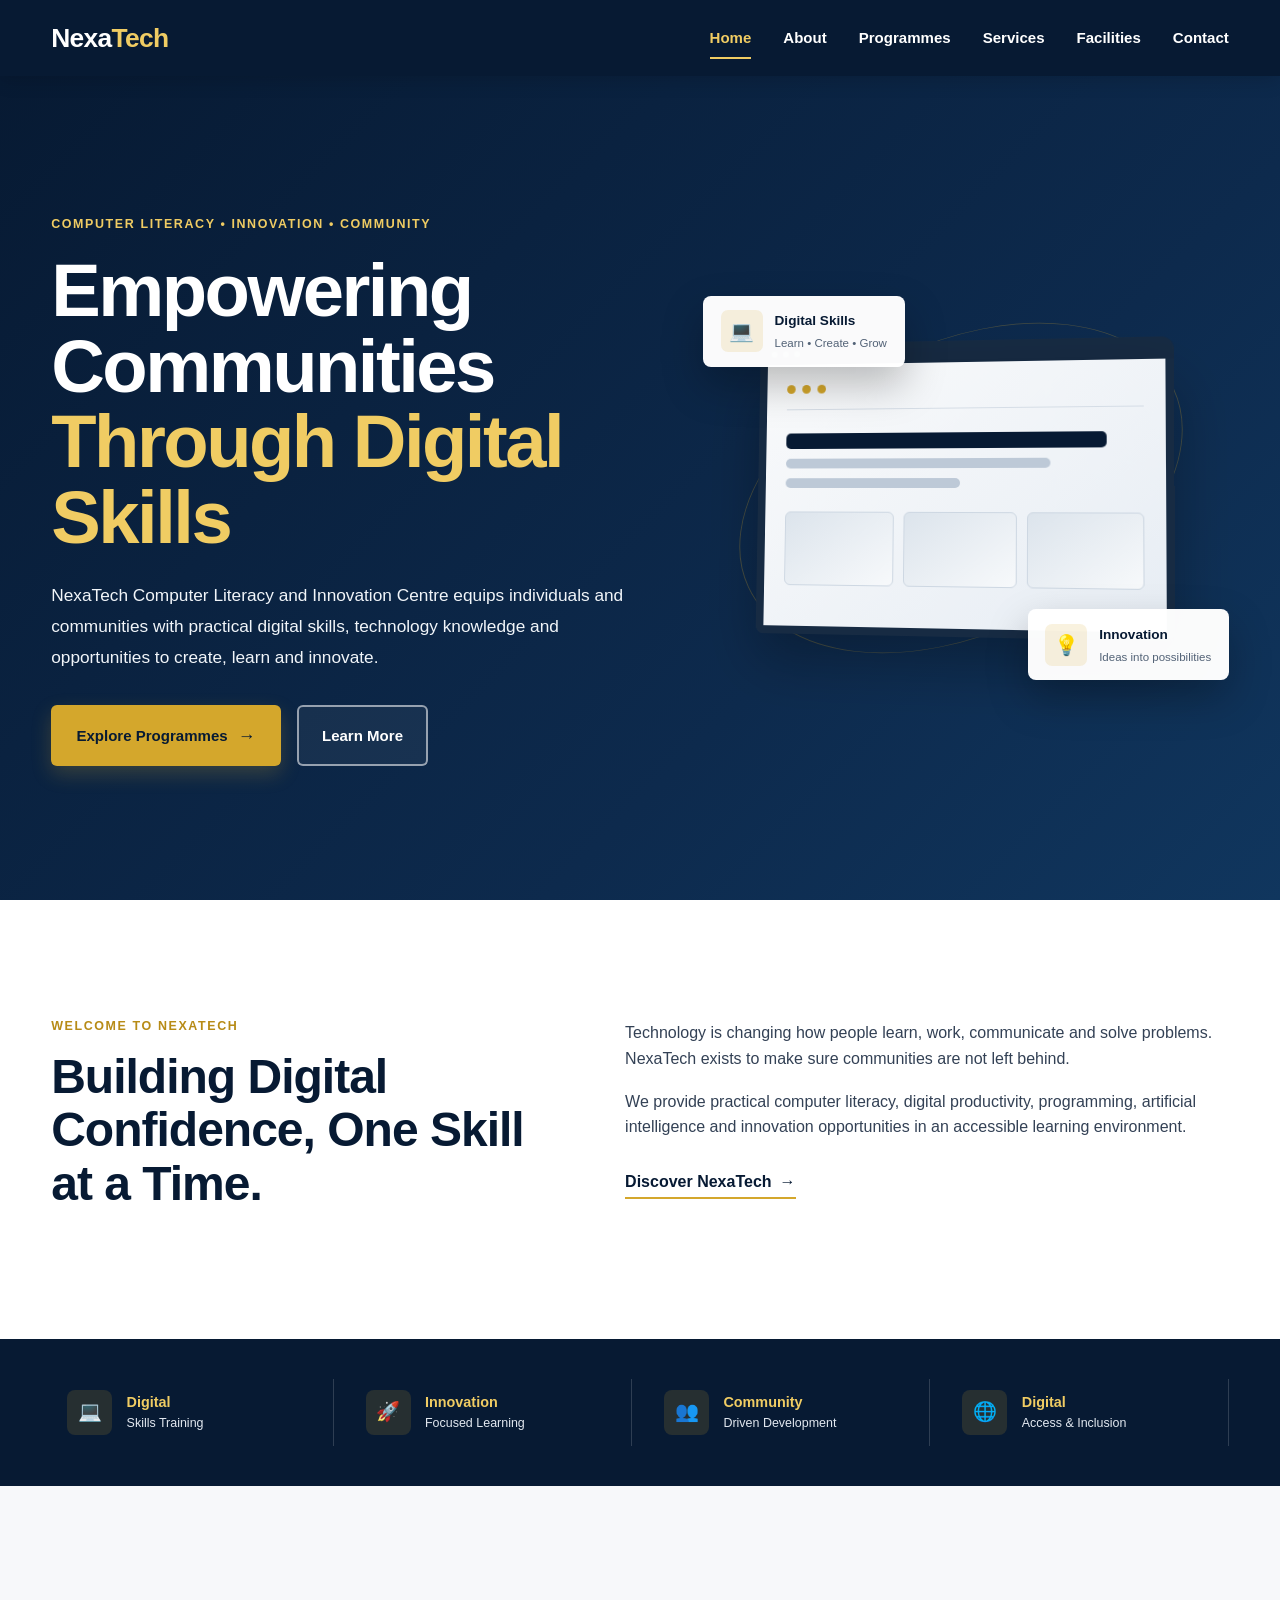
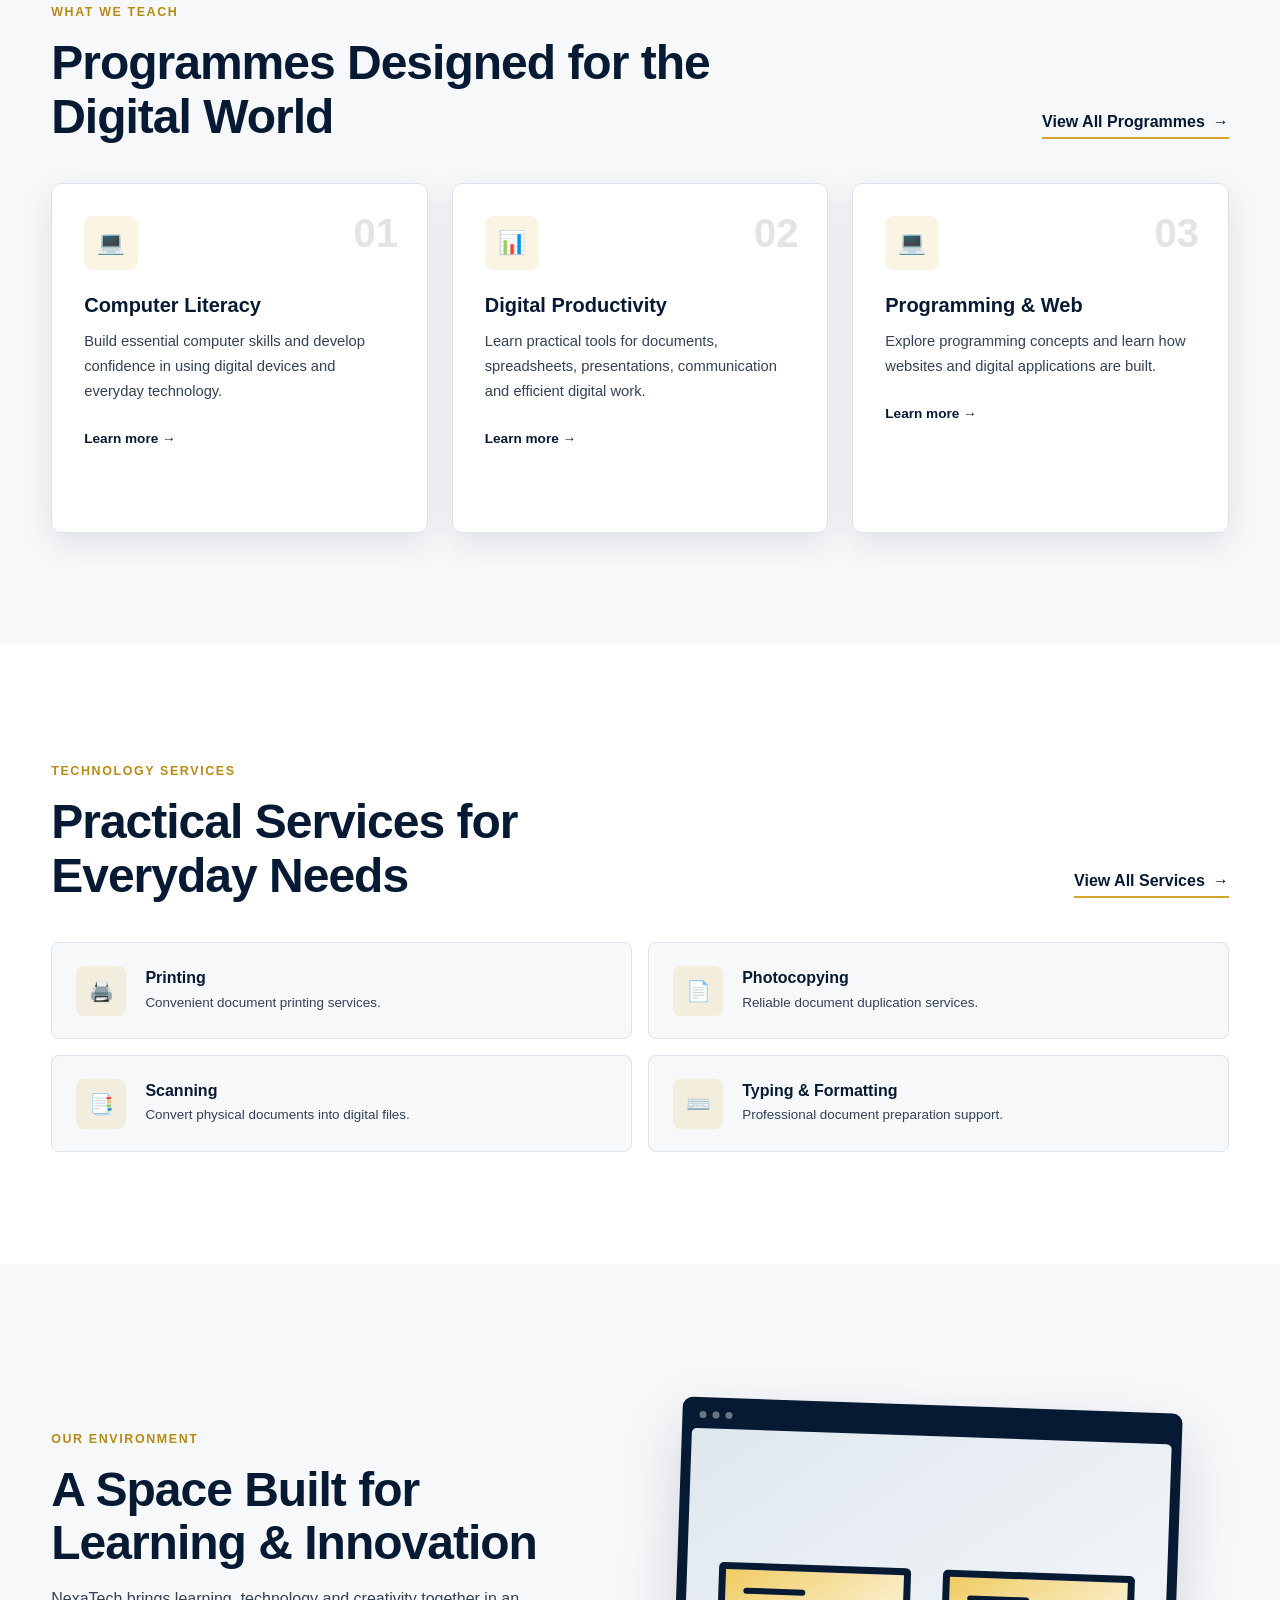
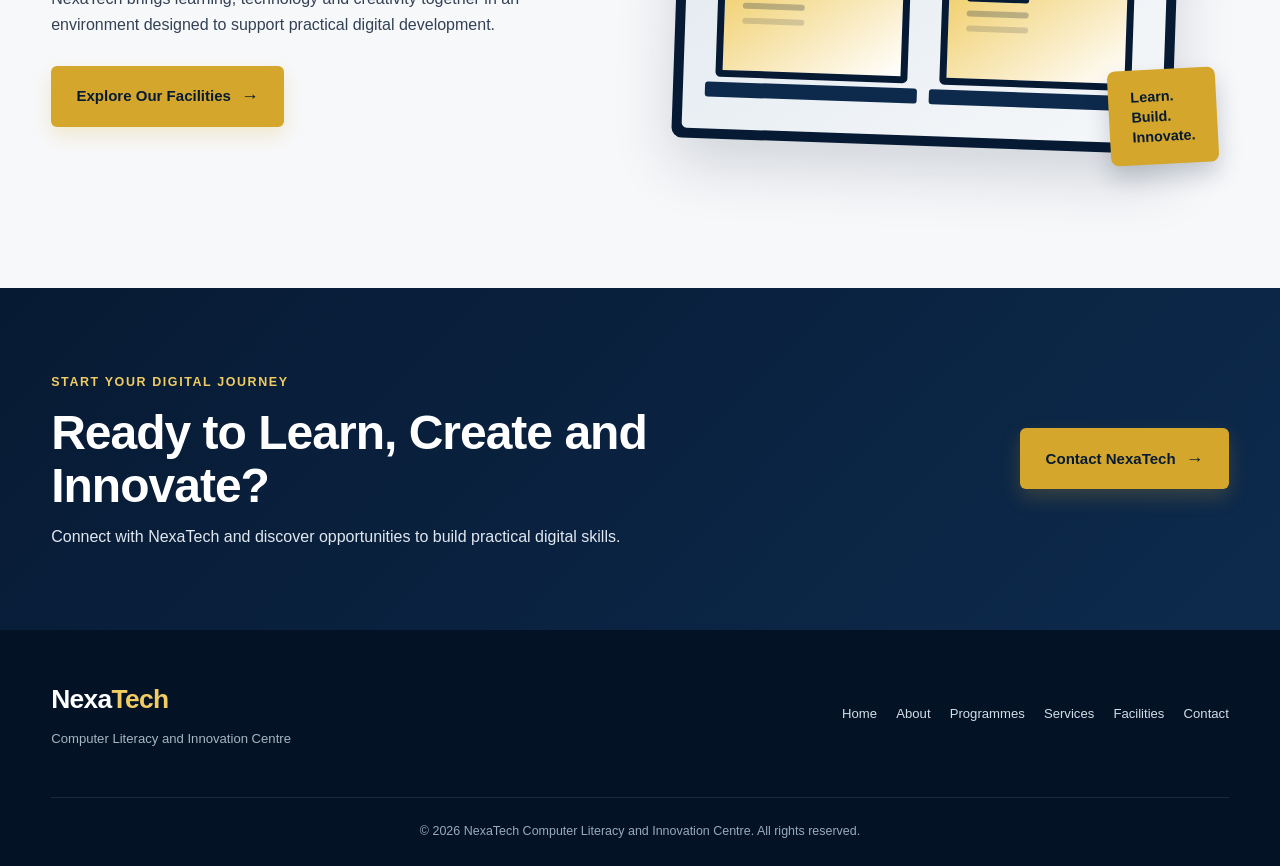
<file: index.html>
<!DOCTYPE html>
<html lang="en">
<head>
    <meta charset="UTF-8">
    <meta name="viewport" content="width=device-width, initial-scale=1.0">

    <title>NexaTech | Computer Literacy & Innovation Centre</title>

    <meta
        name="description"
        content="NexaTech Computer Literacy and Innovation Centre empowers communities through digital skills, technology education, innovation and accessible computer services."
    >

    <link rel="stylesheet" href="style.css">
</head>

<body>

    <!-- ================= HEADER ================= -->

    <header class="site-header">

        <div class="header-container">

            <a href="index.html" class="logo">
                <span>Nexa</span><strong>Tech</strong>
            </a>

            <nav id="navigation" aria-label="Main navigation">

                <a href="index.html" class="active">Home</a>

                <a href="about.html">About</a>

                <a href="programmes.html">Programmes</a>

                <a href="services.html">Services</a>

                <a href="facilities.html">Facilities</a>

                <a href="contact.html">Contact</a>

            </nav>

            <button
                id="menu-button"
                type="button"
                aria-label="Open navigation menu"
                aria-expanded="false"
            >
                ☰
            </button>

        </div>

    </header>


    <!-- ================= MAIN ================= -->

    <main>


        <!-- ================= HERO ================= -->

        <section class="hero">

            <div class="hero-background-shape shape-one"></div>
            <div class="hero-background-shape shape-two"></div>

            <div class="container hero-container">

                <div class="hero-content">

                    <span class="section-label">
                        COMPUTER LITERACY • INNOVATION • COMMUNITY
                    </span>

                    <h1>
                        Empowering Communities
                        <span>Through Digital Skills</span>
                    </h1>

                    <p>
                        NexaTech Computer Literacy and Innovation Centre
                        equips individuals and communities with practical
                        digital skills, technology knowledge and opportunities
                        to create, learn and innovate.
                    </p>

                    <div class="hero-buttons">

                        <a
                            href="programmes.html"
                            class="btn btn-primary"
                        >
                            Explore Programmes
                            <span class="btn-arrow">→</span>
                        </a>

                        <a
                            href="about.html"
                            class="btn btn-outline-light"
                        >
                            Learn More
                        </a>

                    </div>

                </div>


                <!-- HERO VISUAL -->

                <div class="hero-visual">

                    <div class="tech-orbit orbit-one"></div>
                    <div class="tech-orbit orbit-two"></div>

                    <div class="hero-device">

                        <div class="device-top">

                            <span class="device-dot"></span>
                            <span class="device-dot"></span>
                            <span class="device-dot"></span>

                        </div>

                        <div class="device-screen">

                            <div class="screen-header">
                                <span></span>
                                <span></span>
                                <span></span>
                            </div>

                            <div class="screen-content">

                                <div class="screen-line large"></div>
                                <div class="screen-line"></div>
                                <div class="screen-line short"></div>

                                <div class="screen-cards">

                                    <div></div>
                                    <div></div>
                                    <div></div>

                                </div>

                            </div>

                        </div>

                    </div>


                    <div class="floating-card card-top">

                        <span class="floating-icon">💻</span>

                        <div>
                            <strong>Digital Skills</strong>
                            <small>Learn • Create • Grow</small>
                        </div>

                    </div>


                    <div class="floating-card card-bottom">

                        <span class="floating-icon">💡</span>

                        <div>
                            <strong>Innovation</strong>
                            <small>Ideas into possibilities</small>
                        </div>

                    </div>

                </div>

            </div>

        </section>


        <!-- ================= INTRO ================= -->

        <section class="intro-section">

            <div class="container">

                <div class="intro-grid">

                    <div class="intro-heading">

                        <span class="section-label">
                            WELCOME TO NEXATECH
                        </span>

                        <h2>
                            Building Digital Confidence,
                            One Skill at a Time.
                        </h2>

                    </div>

                    <div class="intro-text">

                        <p>
                            Technology is changing how people learn, work,
                            communicate and solve problems. NexaTech exists
                            to make sure communities are not left behind.
                        </p>

                        <p>
                            We provide practical computer literacy,
                            digital productivity, programming, artificial
                            intelligence and innovation opportunities in
                            an accessible learning environment.
                        </p>

                        <a
                            href="about.html"
                            class="text-link"
                        >
                            Discover NexaTech
                            <span>→</span>
                        </a>

                    </div>

                </div>

            </div>

        </section>


        <!-- ================= STATS ================= -->

        <section class="stats-section">

            <div class="container stats-grid">

                <div class="stat-item">

                    <div class="stat-icon">
                        💻
                    </div>

                    <div>
                        <strong>Digital</strong>
                        <span>Skills Training</span>
                    </div>

                </div>


                <div class="stat-item">

                    <div class="stat-icon">
                        🚀
                    </div>

                    <div>
                        <strong>Innovation</strong>
                        <span>Focused Learning</span>
                    </div>

                </div>


                <div class="stat-item">

                    <div class="stat-icon">
                        👥
                    </div>

                    <div>
                        <strong>Community</strong>
                        <span>Driven Development</span>
                    </div>

                </div>


                <div class="stat-item">

                    <div class="stat-icon">
                        🌐
                    </div>

                    <div>
                        <strong>Digital</strong>
                        <span>Access & Inclusion</span>
                    </div>

                </div>

            </div>

        </section>


        <!-- ================= PROGRAMMES ================= -->

        <section class="programmes-section">

            <div class="container">

                <div class="section-heading">

                    <div>

                        <span class="section-label">
                            WHAT WE TEACH
                        </span>

                        <h2>
                            Programmes Designed for the Digital World
                        </h2>

                    </div>

                    <a
                        href="programmes.html"
                        class="text-link desktop-link"
                    >
                        View All Programmes
                        <span>→</span>
                    </a>

                </div>


                <div class="programmes-grid">


                    <!-- PROGRAMME 1 -->

                    <article class="programme-card">

                        <div class="programme-icon">
                            💻
                        </div>

                        <span class="card-number">
                            01
                        </span>

                        <h3>
                            Computer Literacy
                        </h3>

                        <p>
                            Build essential computer skills and develop
                            confidence in using digital devices and
                            everyday technology.
                        </p>

                        <a href="programmes.html">
                            Learn more →
                        </a>

                    </article>


                    <!-- PROGRAMME 2 -->

                    <article class="programme-card">

                        <div class="programme-icon">
                            📊
                        </div>

                        <span class="card-number">
                            02
                        </span>

                        <h3>
                            Digital Productivity
                        </h3>

                        <p>
                            Learn practical tools for documents,
                            spreadsheets, presentations, communication
                            and efficient digital work.
                        </p>

                        <a href="programmes.html">
                            Learn more →
                        </a>

                    </article>


                    <!-- PROGRAMME 3 -->

                    <article class="programme-card">

                        <div class="programme-icon">
                            💻
                        </div>

                        <span class="card-number">
                            03
                        </span>

                        <h3>
                            Programming & Web
                        </h3>

                        <p>
                            Explore programming concepts and learn how
                            websites and digital applications are built.
                        </p>

                        <a href="programmes.html">
                            Learn more →
                        </a>

                    </article>

                </div>


                <div class="mobile-section-link">

                    <a
                        href="programmes.html"
                        class="btn btn-secondary"
                    >
                        View All Programmes
                    </a>

                </div>

            </div>

        </section>


        <!-- ================= SERVICES ================= -->

        <section class="services-section">

            <div class="container">

                <div class="section-heading">

                    <div>

                        <span class="section-label">
                            TECHNOLOGY SERVICES
                        </span>

                        <h2>
                            Practical Services for Everyday Needs
                        </h2>

                    </div>

                    <a
                        href="services.html"
                        class="text-link desktop-link"
                    >
                        View All Services
                        <span>→</span>
                    </a>

                </div>


                <div class="services-grid">


                    <div class="service-item">

                        <div class="service-icon">
                            🖨️
                        </div>

                        <div>

                            <h3>
                                Printing
                            </h3>

                            <p>
                                Convenient document printing services.
                            </p>

                        </div>

                    </div>


                    <div class="service-item">

                        <div class="service-icon">
                            📄
                        </div>

                        <div>

                            <h3>
                                Photocopying
                            </h3>

                            <p>
                                Reliable document duplication services.
                            </p>

                        </div>

                    </div>


                    <div class="service-item">

                        <div class="service-icon">
                            📑
                        </div>

                        <div>

                            <h3>
                                Scanning
                            </h3>

                            <p>
                                Convert physical documents into digital files.
                            </p>

                        </div>

                    </div>


                    <div class="service-item">

                        <div class="service-icon">
                            ⌨️
                        </div>

                        <div>

                            <h3>
                                Typing & Formatting
                            </h3>

                            <p>
                                Professional document preparation support.
                            </p>

                        </div>

                    </div>

                </div>


                <div class="mobile-section-link">

                    <a
                        href="services.html"
                        class="btn btn-secondary"
                    >
                        View All Services
                    </a>

                </div>

            </div>

        </section>


        <!-- ================= FACILITIES ================= -->

        <section class="facilities-preview">

            <div class="container">

                <div class="facility-preview-content">

                    <div class="facility-preview-text">

                        <span class="section-label">
                            OUR ENVIRONMENT
                        </span>

                        <h2>
                            A Space Built for Learning & Innovation
                        </h2>

                        <p>
                            NexaTech brings learning, technology and
                            creativity together in an environment designed
                            to support practical digital development.
                        </p>

                        <a
                            href="facilities.html"
                            class="btn btn-primary"
                        >
                            Explore Our Facilities
                            <span class="btn-arrow">→</span>
                        </a>

                    </div>


                    <div class="facility-visual">

                        <div class="facility-window">

                            <div class="window-top">

                                <span></span>
                                <span></span>
                                <span></span>

                            </div>

                            <div class="window-content">

                                <div class="workspace-column">

                                    <div class="workspace-monitor"></div>

                                    <div class="workspace-desk"></div>

                                </div>

                                <div class="workspace-column">

                                    <div class="workspace-monitor"></div>

                                    <div class="workspace-desk"></div>

                                </div>

                            </div>

                        </div>


                        <div class="facility-badge">

                            <strong>
                                Learn.
                            </strong>

                            <strong>
                                Build.
                            </strong>

                            <strong>
                                Innovate.
                            </strong>

                        </div>

                    </div>

                </div>

            </div>

        </section>


        <!-- ================= CTA ================= -->

        <section class="cta-section">

            <div class="container cta-content">

                <div>

                    <span class="section-label">
                        START YOUR DIGITAL JOURNEY
                    </span>

                    <h2>
                        Ready to Learn, Create and Innovate?
                    </h2>

                    <p>
                        Connect with NexaTech and discover opportunities
                        to build practical digital skills.
                    </p>

                </div>

                <a
                    href="contact.html"
                    class="btn btn-primary"
                >
                    Contact NexaTech
                    <span class="btn-arrow">→</span>
                </a>

            </div>

        </section>

    </main>


    <!-- ================= FOOTER ================= -->

    <footer class="site-footer">

        <div class="container footer-content">

            <div class="footer-brand">

                <a href="index.html" class="logo">
                    <span>Nexa</span><strong>Tech</strong>
                </a>

                <p>
                    Computer Literacy and Innovation Centre
                </p>

            </div>


            <div class="footer-links">

                <a href="index.html">Home</a>

                <a href="about.html">About</a>

                <a href="programmes.html">Programmes</a>

                <a href="services.html">Services</a>

                <a href="facilities.html">Facilities</a>

                <a href="contact.html">Contact</a>

            </div>


            <div class="footer-bottom">

                <p>
                    © <span id="year"></span>
                    NexaTech Computer Literacy and Innovation Centre.
                    All rights reserved.
                </p>

            </div>

        </div>

    </footer>


    <script src="script.js"></script>

</body>
</html>
</file>
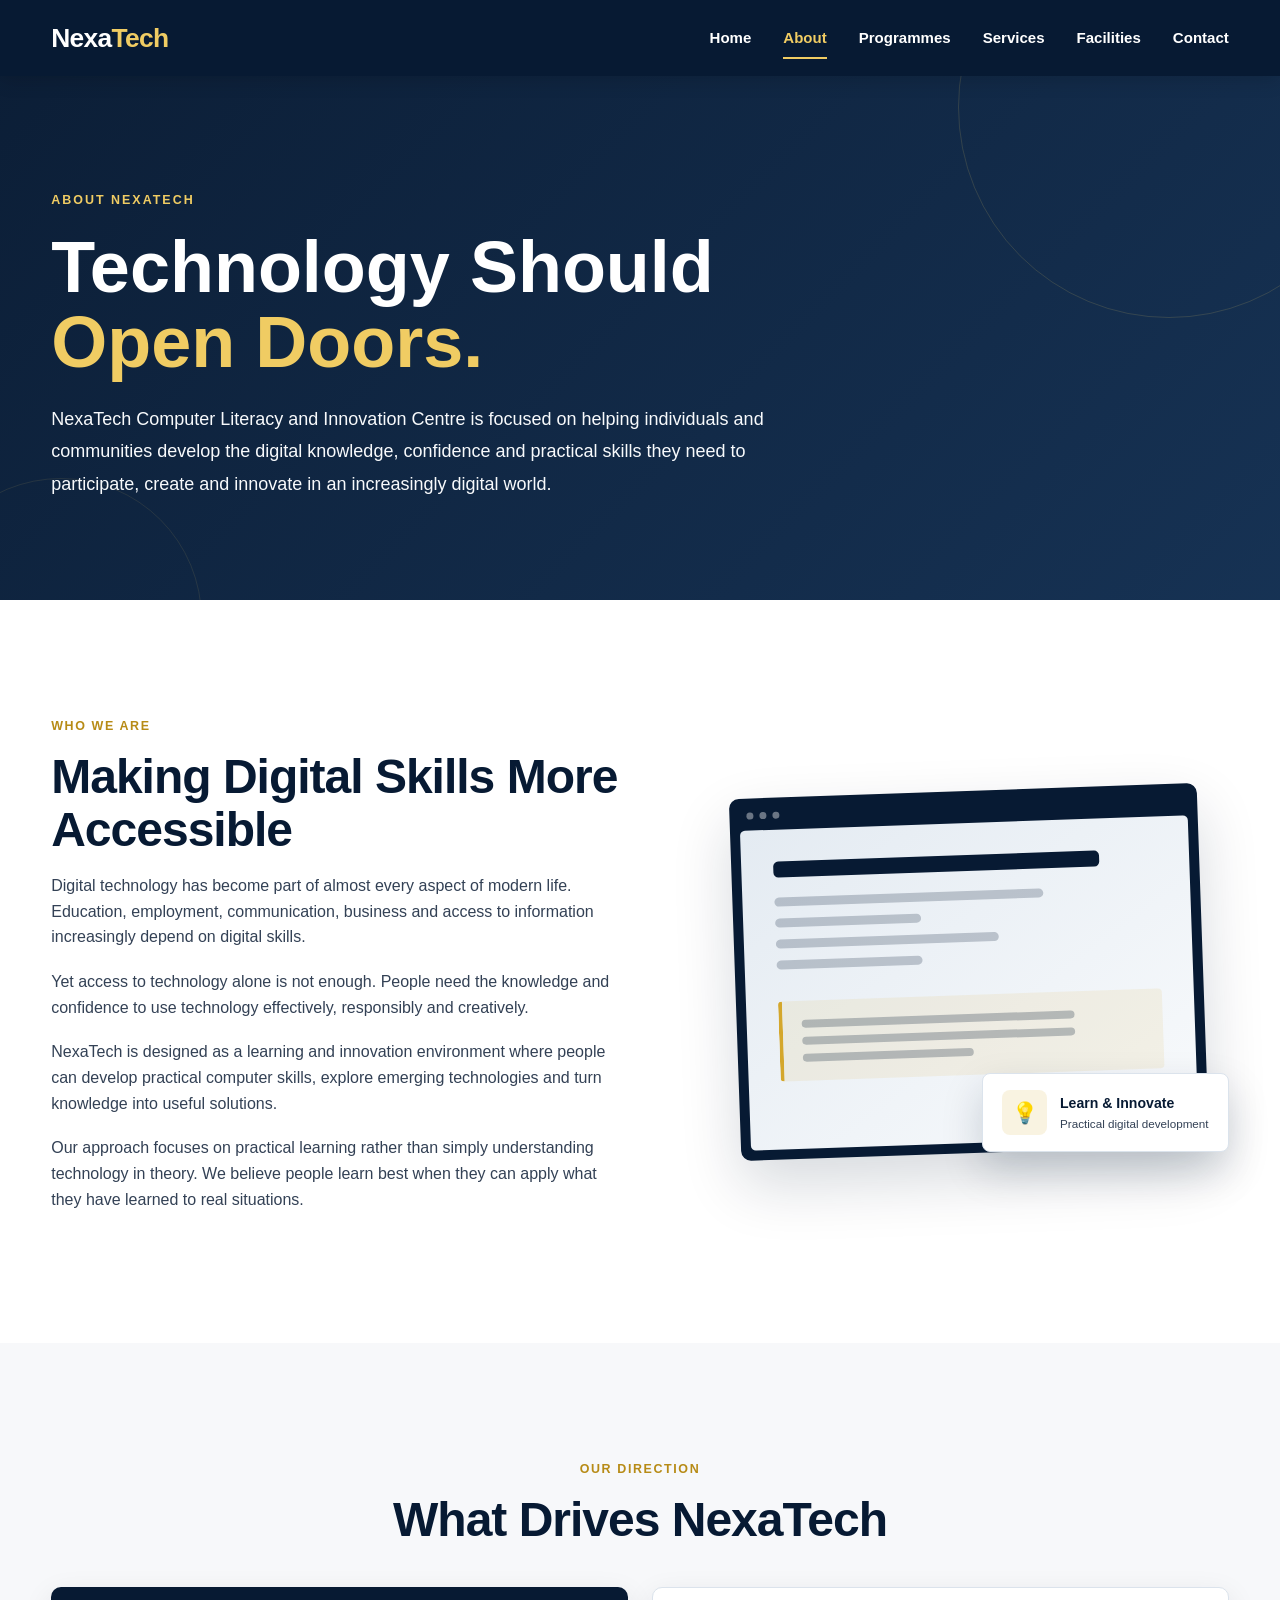
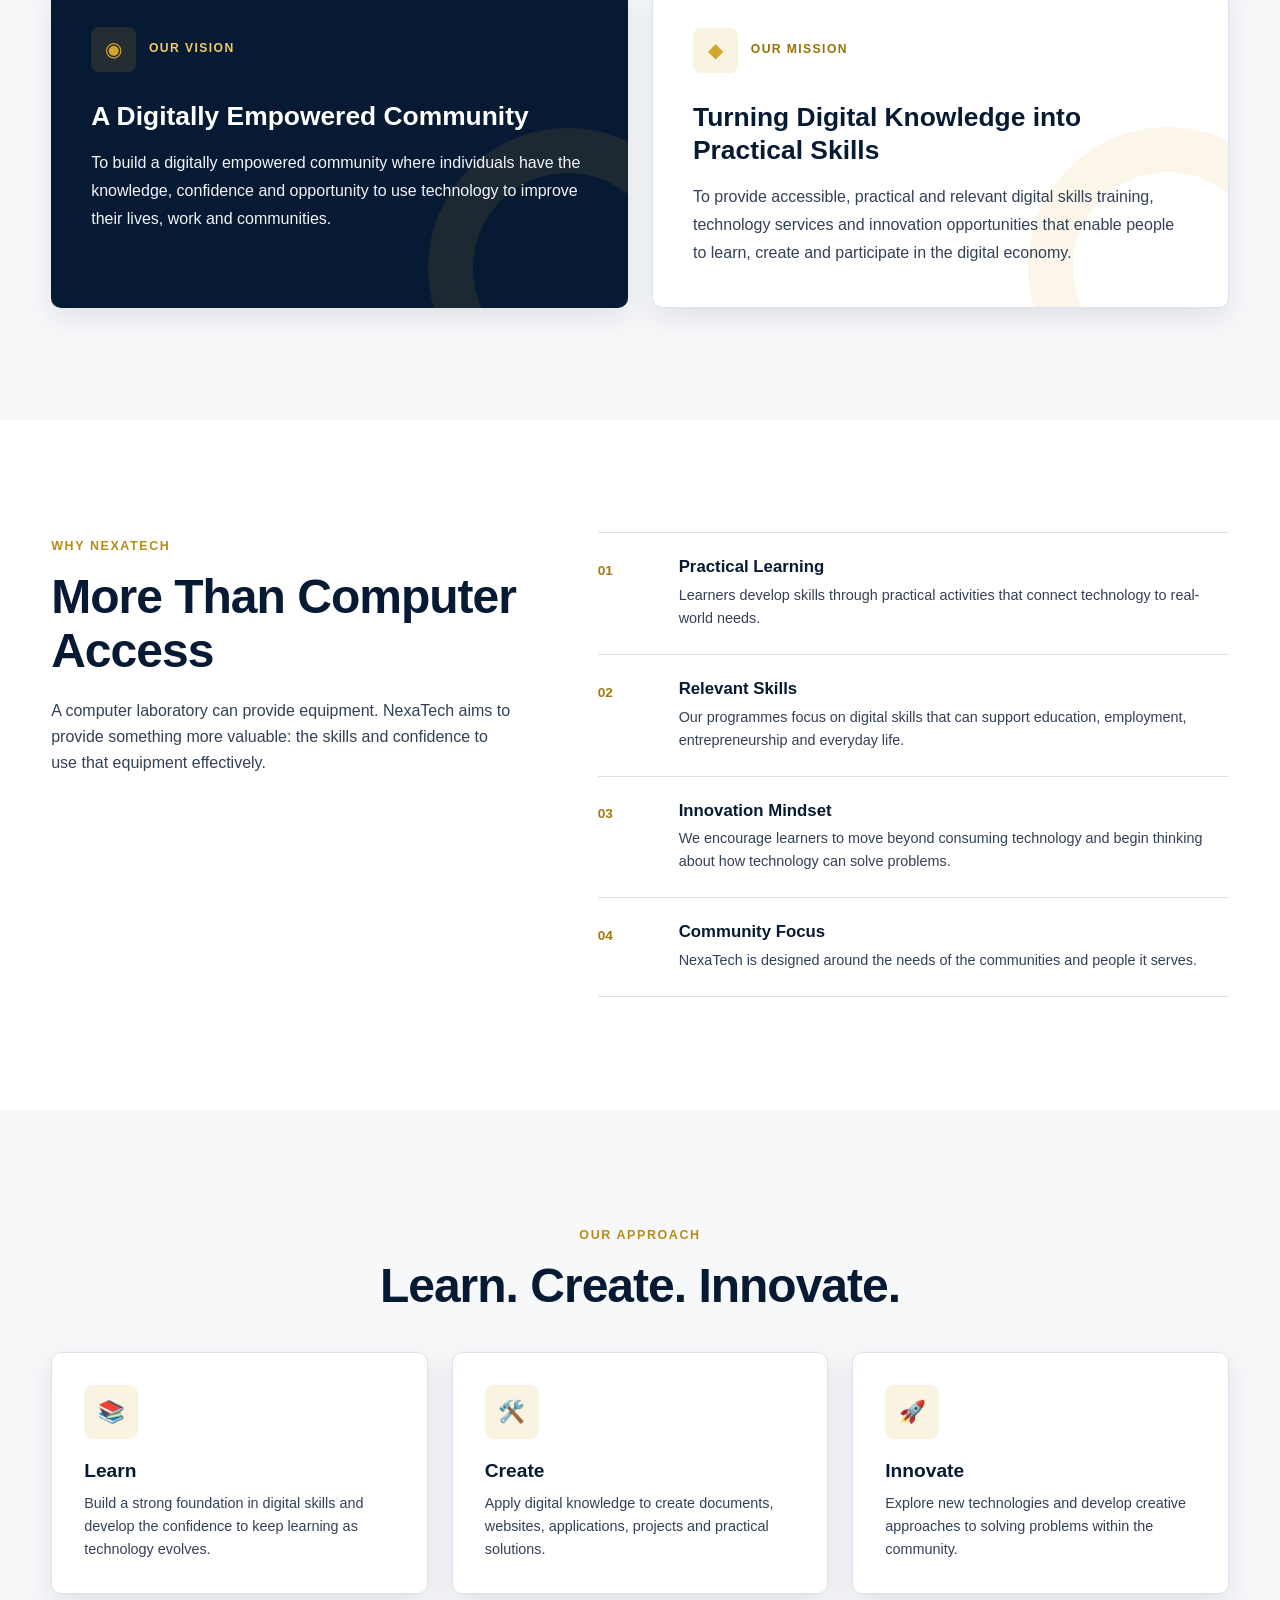
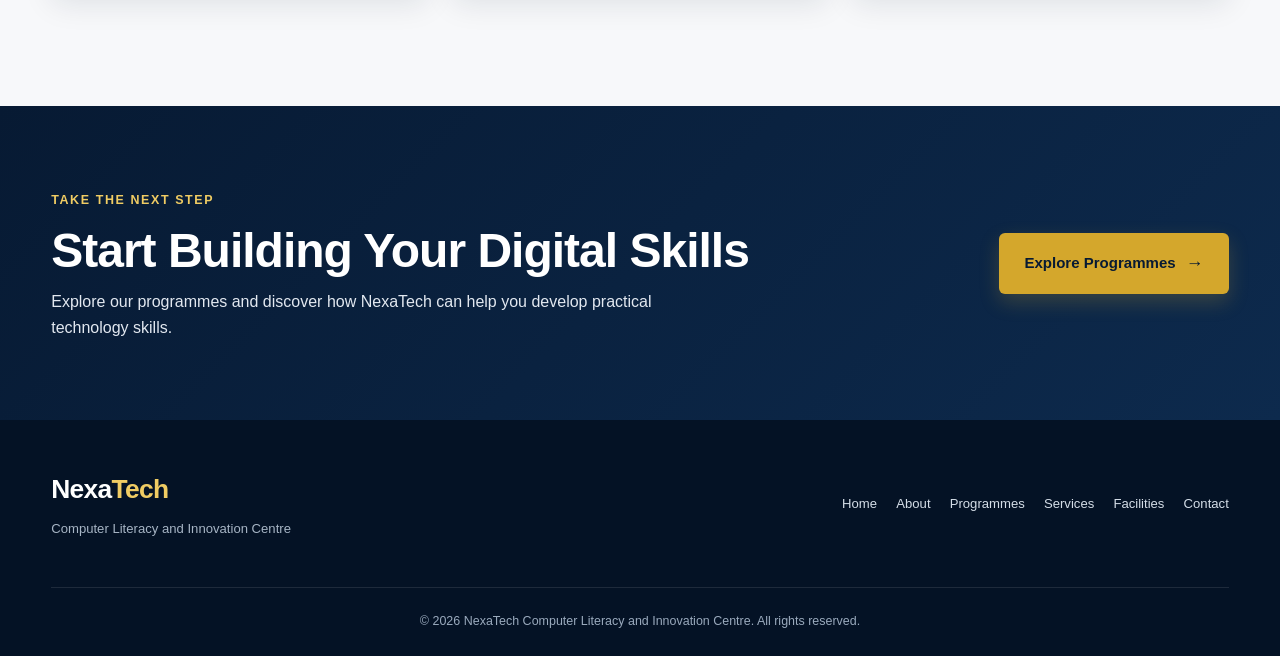
<file: about.html>
<!DOCTYPE html>
<html lang="en">
<head>
    <meta charset="UTF-8">
    <meta name="viewport" content="width=device-width, initial-scale=1.0">

    <title>About | NexaTech Computer Literacy and Innovation Centre</title>

    <meta
        name="description"
        content="Learn about NexaTech Computer Literacy and Innovation Centre, our vision, mission and commitment to digital skills, technology education and community development."
    >

    <link rel="stylesheet" href="style.css">
</head>

<body>

    <!-- ================= HEADER ================= -->

    <header class="site-header">

        <div class="header-container">

            <a href="index.html" class="logo">
                <span>Nexa</span><strong>Tech</strong>
            </a>

            <nav id="navigation" aria-label="Main navigation">

                <a href="index.html">Home</a>

                <a href="about.html" class="active">About</a>

                <a href="programmes.html">Programmes</a>

                <a href="services.html">Services</a>

                <a href="facilities.html">Facilities</a>

                <a href="contact.html">Contact</a>

            </nav>

            <button
                id="menu-button"
                type="button"
                aria-label="Open navigation menu"
                aria-expanded="false"
            >
                ☰
            </button>

        </div>

    </header>


    <!-- ================= MAIN ================= -->

    <main>


        <!-- ================= PAGE HERO ================= -->

        <section class="about-page-hero">
    <div class="container">
        <span class="section-label">ABOUT NEXATECH</span>

        <h1>
            Technology Should
            <span>Open Doors.</span>
        </h1>

        <p>
            NexaTech Computer Literacy and Innovation Centre is focused on
            helping individuals and communities develop the digital knowledge,
            confidence and practical skills they need to participate,
            create and innovate in an increasingly digital world.
        </p>
    </div>
</section>


        <!-- ================= WHO WE ARE ================= -->

        <section class="about-main-section">

            <div class="container about-main-grid">


                <div class="about-main-text">

                    <span class="section-label">
                        WHO WE ARE
                    </span>

                    <h2>
                        Making Digital Skills
                        More Accessible
                    </h2>

                    <p>
                        Digital technology has become part of almost every
                        aspect of modern life. Education, employment,
                        communication, business and access to information
                        increasingly depend on digital skills.
                    </p>

                    <p>
                        Yet access to technology alone is not enough.
                        People need the knowledge and confidence to use
                        technology effectively, responsibly and creatively.
                    </p>

                    <p>
                        NexaTech is designed as a learning and innovation
                        environment where people can develop practical
                        computer skills, explore emerging technologies and
                        turn knowledge into useful solutions.
                    </p>

                    <p>
                        Our approach focuses on practical learning rather
                        than simply understanding technology in theory.
                        We believe people learn best when they can apply
                        what they have learned to real situations.
                    </p>

                </div>


                <!-- VISUAL PANEL -->

                <div class="about-visual">

                    <div class="about-visual-main">

                        <div class="about-visual-header">

                            <span></span>
                            <span></span>
                            <span></span>

                        </div>

                        <div class="about-code-area">

                            <div class="code-line code-large"></div>

                            <div class="code-line"></div>

                            <div class="code-line code-short"></div>

                            <div class="code-line code-medium"></div>

                            <div class="code-line code-short"></div>

                            <div class="code-block">

                                <div></div>
                                <div></div>
                                <div></div>

                            </div>

                        </div>

                    </div>


                    <div class="about-floating-card">

                        <span class="about-floating-icon">
                            💡
                        </span>

                        <div>

                            <strong>
                                Learn & Innovate
                            </strong>

                            <small>
                                Practical digital development
                            </small>

                        </div>

                    </div>

                </div>

            </div>

        </section>


        <!-- ================= VISION / MISSION ================= -->

        <section class="vision-mission-section">

            <div class="container">

                <div class="section-heading centered-heading">

                    <div>

                        <span class="section-label">
                            OUR DIRECTION
                        </span>

                        <h2>
                            What Drives NexaTech
                        </h2>

                    </div>

                </div>


                <div class="vision-mission-grid">


                    <!-- VISION -->

                    <article class="purpose-card vision-card">

                        <div class="purpose-card-top">

                            <div class="purpose-icon">
                                ◉
                            </div>

                            <span>
                                OUR VISION
                            </span>

                        </div>

                        <h3>
                            A Digitally Empowered Community
                        </h3>

                        <p>
                            To build a digitally empowered community where
                            individuals have the knowledge, confidence and
                            opportunity to use technology to improve their
                            lives, work and communities.
                        </p>

                    </article>


                    <!-- MISSION -->

                    <article class="purpose-card mission-card">

                        <div class="purpose-card-top">

                            <div class="purpose-icon">
                                ◆
                            </div>

                            <span>
                                OUR MISSION
                            </span>

                        </div>

                        <h3>
                            Turning Digital Knowledge into Practical Skills
                        </h3>

                        <p>
                            To provide accessible, practical and relevant
                            digital skills training, technology services and
                            innovation opportunities that enable people to
                            learn, create and participate in the digital
                            economy.
                        </p>

                    </article>

                </div>

            </div>

        </section>


        <!-- ================= WHY NEXATECH ================= -->

        <section class="why-section">

            <div class="container">

                <div class="why-grid">


                    <div class="why-heading">

                        <span class="section-label">
                            WHY NEXATECH
                        </span>

                        <h2>
                            More Than
                            Computer Access
                        </h2>

                        <p>
                            A computer laboratory can provide equipment.
                            NexaTech aims to provide something more valuable:
                            the skills and confidence to use that equipment
                            effectively.
                        </p>

                    </div>


                    <div class="why-list">


                        <div class="why-item">

                            <div class="why-number">
                                01
                            </div>

                            <div>

                                <h3>
                                    Practical Learning
                                </h3>

                                <p>
                                    Learners develop skills through practical
                                    activities that connect technology to
                                    real-world needs.
                                </p>

                            </div>

                        </div>


                        <div class="why-item">

                            <div class="why-number">
                                02
                            </div>

                            <div>

                                <h3>
                                    Relevant Skills
                                </h3>

                                <p>
                                    Our programmes focus on digital skills
                                    that can support education, employment,
                                    entrepreneurship and everyday life.
                                </p>

                            </div>

                        </div>


                        <div class="why-item">

                            <div class="why-number">
                                03
                            </div>

                            <div>

                                <h3>
                                    Innovation Mindset
                                </h3>

                                <p>
                                    We encourage learners to move beyond
                                    consuming technology and begin thinking
                                    about how technology can solve problems.
                                </p>

                            </div>

                        </div>


                        <div class="why-item">

                            <div class="why-number">
                                04
                            </div>

                            <div>

                                <h3>
                                    Community Focus
                                </h3>

                                <p>
                                    NexaTech is designed around the needs of
                                    the communities and people it serves.
                                </p>

                            </div>

                        </div>

                    </div>

                </div>

            </div>

        </section>


        <!-- ================= VALUES ================= -->

        <section class="values-section">

            <div class="container">

                <div class="section-heading centered-heading">

                    <div>

                        <span class="section-label">
                            OUR APPROACH
                        </span>

                        <h2>
                            Learn. Create. Innovate.
                        </h2>

                    </div>

                </div>


                <div class="values-grid">


                    <article class="value-card">

                        <div class="value-icon">
                            📚
                        </div>

                        <h3>
                            Learn
                        </h3>

                        <p>
                            Build a strong foundation in digital skills and
                            develop the confidence to keep learning as
                            technology evolves.
                        </p>

                    </article>


                    <article class="value-card">

                        <div class="value-icon">
                            🛠️
                        </div>

                        <h3>
                            Create
                        </h3>

                        <p>
                            Apply digital knowledge to create documents,
                            websites, applications, projects and practical
                            solutions.
                        </p>

                    </article>


                    <article class="value-card">

                        <div class="value-icon">
                            🚀
                        </div>

                        <h3>
                            Innovate
                        </h3>

                        <p>
                            Explore new technologies and develop creative
                            approaches to solving problems within the
                            community.
                        </p>

                    </article>

                </div>

            </div>

        </section>


        <!-- ================= CTA ================= -->

        <section class="cta-section">

            <div class="container cta-content">

                <div>

                    <span class="section-label">
                        TAKE THE NEXT STEP
                    </span>

                    <h2>
                        Start Building Your Digital Skills
                    </h2>

                    <p>
                        Explore our programmes and discover how NexaTech
                        can help you develop practical technology skills.
                    </p>

                </div>

                <a
                    href="programmes.html"
                    class="btn btn-primary"
                >
                    Explore Programmes
                    <span class="btn-arrow">→</span>
                </a>

            </div>

        </section>

    </main>


    <!-- ================= FOOTER ================= -->

    <footer class="site-footer">

        <div class="container footer-content">

            <div class="footer-brand">

                <a href="index.html" class="logo">
                    <span>Nexa</span><strong>Tech</strong>
                </a>

                <p>
                    Computer Literacy and Innovation Centre
                </p>

            </div>


            <div class="footer-links">

                <a href="index.html">Home</a>

                <a href="about.html">About</a>

                <a href="programmes.html">Programmes</a>

                <a href="services.html">Services</a>

                <a href="facilities.html">Facilities</a>

                <a href="contact.html">Contact</a>

            </div>


            <div class="footer-bottom">

                <p>
                    © <span id="year"></span>
                    NexaTech Computer Literacy and Innovation Centre.
                    All rights reserved.
                </p>

            </div>

        </div>

    </footer>


    <script src="script.js"></script>

</body>
</html>
</file>
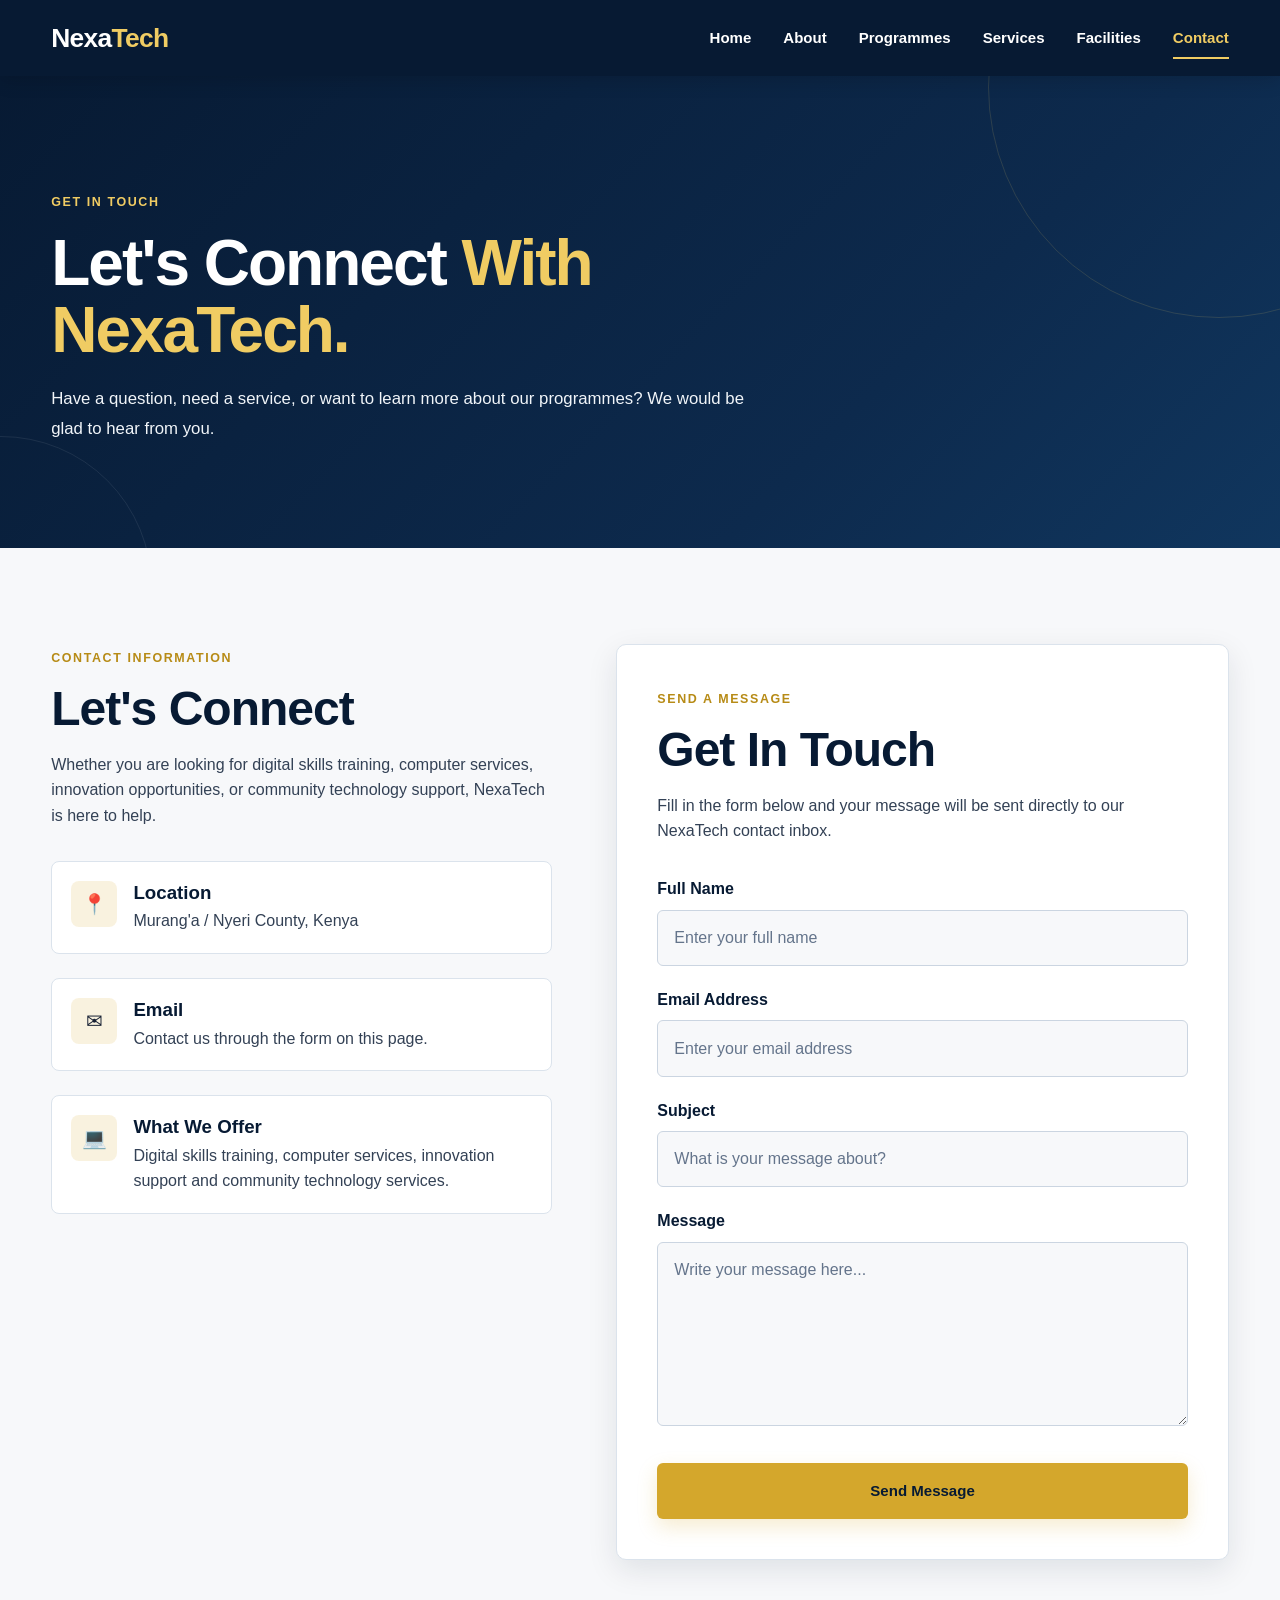
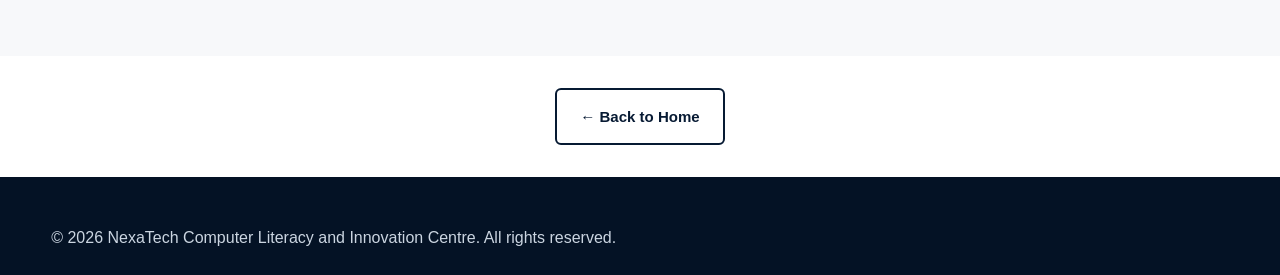
<file: contact.html>
<!DOCTYPE html>
<html lang="en">

<head>

    <meta charset="UTF-8">

    <meta name="viewport"
        content="width=device-width, initial-scale=1.0">

    <title>
        Contact | NexaTech Computer Literacy and Innovation Centre
    </title>

    <meta name="description"
        content="Contact NexaTech Computer Literacy and Innovation Centre for digital skills training, computer literacy programmes, innovation services and community support.">

    <link rel="stylesheet" href="style.css">

</head>


<body>


    <header class="site-header">

        <div class="header-container">


            <a href="index.html" class="logo">

                <span>Nexa</span>
                <strong>Tech</strong>

            </a>


            <nav id="navigation" aria-label="Main navigation">

                <a href="index.html">
                    Home
                </a>

                <a href="about.html">
                    About
                </a>

                <a href="programmes.html">
                    Programmes
                </a>

                <a href="services.html">
                    Services
                </a>

                <a href="facilities.html">
                    Facilities
                </a>

                <a href="contact.html" class="active">
                    Contact
                </a>

            </nav>


            <button
                id="menu-button"
                aria-label="Open navigation menu"
                aria-expanded="false"
                type="button">

                ☰

            </button>


        </div>

    </header>



    <main>


        <section class="page-hero">

            <div class="container">

                <span class="section-label">
                    GET IN TOUCH
                </span>


                <h1>

                    Let's Connect

                    <span>
                        With NexaTech.
                    </span>

                </h1>


                <p>

                    Have a question, need a service, or want to learn
                    more about our programmes? We would be glad to
                    hear from you.

                </p>

            </div>

        </section>



        <section class="contact-section">

            <div class="container contact-content">


                <div class="contact-information">

                    <span class="section-label">
                        CONTACT INFORMATION
                    </span>


                    <h2>
                        Let's Connect
                    </h2>


                    <p>

                        Whether you are looking for digital skills
                        training, computer services, innovation
                        opportunities, or community technology
                        support, NexaTech is here to help.

                    </p>



                    <div class="contact-item">

                        <div class="contact-icon">
                            📍
                        </div>


                        <div>

                            <h3>
                                Location
                            </h3>

                            <p>
                                Murang'a / Nyeri County, Kenya
                            </p>

                        </div>

                    </div>



                    <div class="contact-item">

                        <div class="contact-icon">
                            ✉
                        </div>


                        <div>

                            <h3>
                                Email
                            </h3>

                            <p>
                                Contact us through the form on this page.
                            </p>

                        </div>

                    </div>



                    <div class="contact-item">

                        <div class="contact-icon">
                            💻
                        </div>


                        <div>

                            <h3>
                                What We Offer
                            </h3>

                            <p>

                                Digital skills training, computer services,
                                innovation support and community technology
                                services.

                            </p>

                        </div>

                    </div>


                </div>



                <div class="contact-form">


                    <div class="form-heading">

                        <span class="section-label">
                            SEND A MESSAGE
                        </span>


                        <h2>
                            Get In Touch
                        </h2>


                        <p>

                            Fill in the form below and your message
                            will be sent directly to our NexaTech
                            contact inbox.

                        </p>

                    </div>



                    <form
                        action="https://formspree.io/f/moeqnqad"
                        method="POST">


                        <div class="form-group">

                            <label for="name">
                                Full Name
                            </label>

                            <input
                                type="text"
                                id="name"
                                name="name"
                                placeholder="Enter your full name"
                                autocomplete="name"
                                required>

                        </div>



                        <div class="form-group">

                            <label for="email">
                                Email Address
                            </label>

                            <input
                                type="email"
                                id="email"
                                name="email"
                                placeholder="Enter your email address"
                                autocomplete="email"
                                required>

                        </div>



                        <div class="form-group">

                            <label for="subject">
                                Subject
                            </label>

                            <input
                                type="text"
                                id="subject"
                                name="subject"
                                placeholder="What is your message about?"
                                required>

                        </div>



                        <div class="form-group">

                            <label for="message">
                                Message
                            </label>

                            <textarea
                                id="message"
                                name="message"
                                rows="6"
                                placeholder="Write your message here..."
                                required></textarea>

                        </div>



                        <input
                            type="hidden"
                            name="_subject"
                            value="New NexaTech Website Enquiry">



                        <button
                            type="submit"
                            class="btn btn-primary">

                            Send Message

                        </button>


                    </form>

                </div>


            </div>

        </section>



        <section class="contact-bottom">

            <div class="container">

                <a
                    href="index.html"
                    class="btn btn-secondary">

                    ← Back to Home

                </a>

            </div>

        </section>


    </main>



    <footer class="site-footer">

        <div class="container">

            <p>

                © <span id="year"></span>

                NexaTech Computer Literacy and Innovation Centre.

                All rights reserved.

            </p>

        </div>

    </footer>



    <script src="script.js"></script>

</body>

</html>
</file>
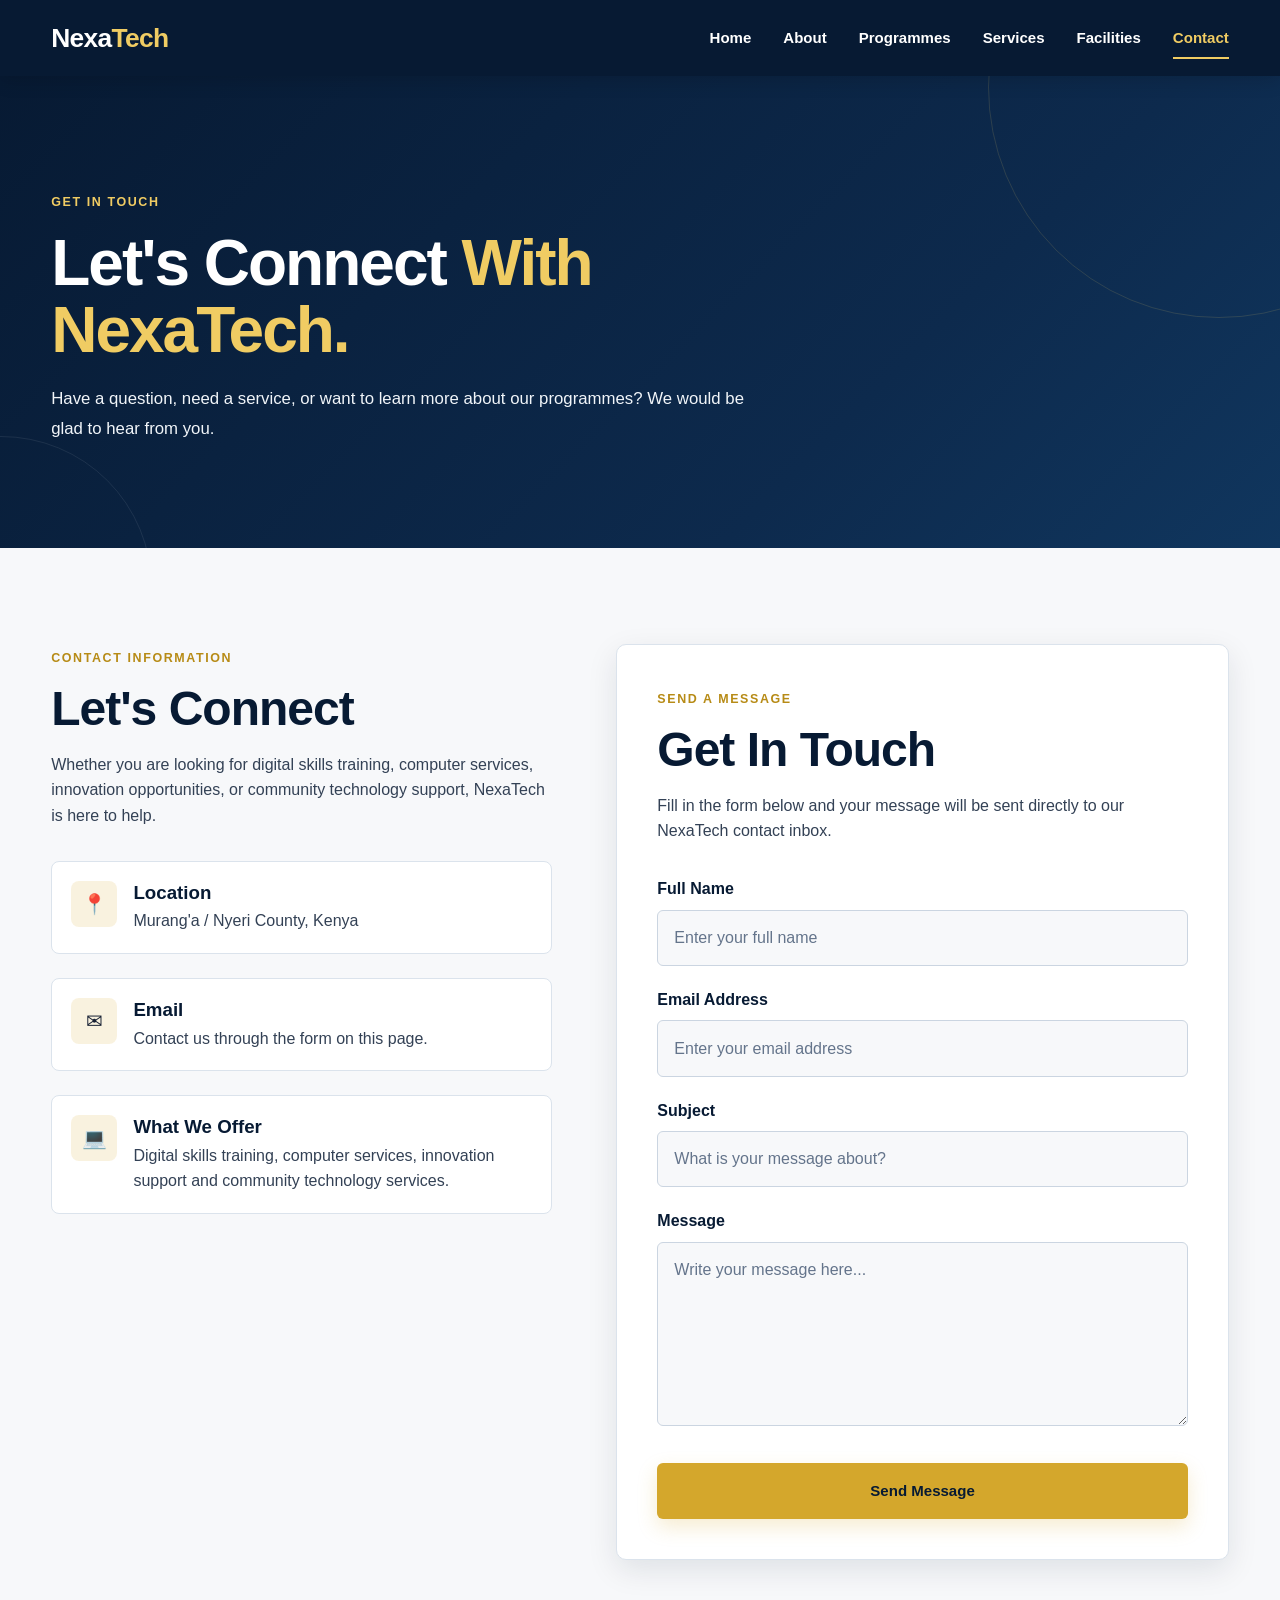
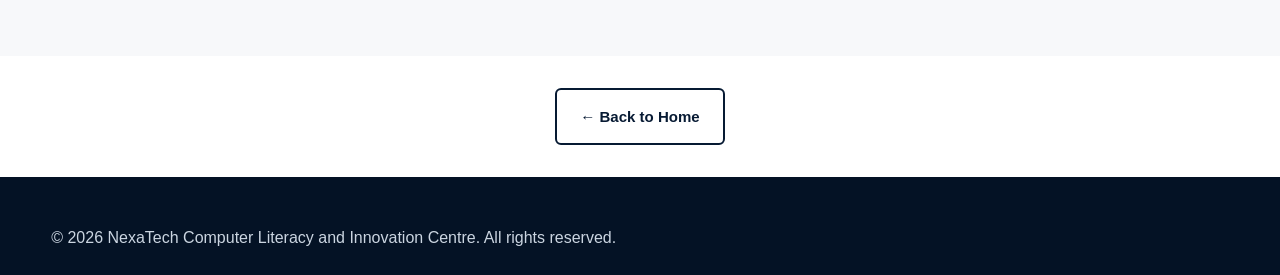
<file: contacts.html>
<!DOCTYPE html>
<html lang="en">
<head>
    <meta charset="UTF-8">
    <meta name="viewport" content="width=device-width, initial-scale=1.0">

    <title>Contact | NexaTech Computer Literacy and Innovation Centre</title>

    <meta name="description"
        content="Contact NexaTech Computer Literacy and Innovation Centre for digital skills training, computer literacy programmes, innovation services and community support.">

    <link rel="stylesheet" href="style.css">
</head>

<body>
    <header class="site-header">
        <div class="header-container">
            <a href="index.html" class="logo">
                <span>Nexa</span><strong>Tech</strong>
            </a>

            <nav id="navigation" aria-label="Main navigation">
                <a href="index.html">Home</a>
                <a href="about.html">About</a>
                <a href="programmes.html">Programmes</a>
                <a href="services.html">Services</a>
                <a href="facilities.html">Facilities</a>
                <a href="contacts.html" class="active">Contact</a>
            </nav>

            <button id="menu-button" aria-label="Open navigation menu" aria-expanded="false" type="button">
                ☰
            </button>
        </div>
    </header>

    <main>

        <section class="page-hero">
            <div class="container">
                <span class="section-label">GET IN TOUCH</span>

                <h1>
                    Let's Connect
                    <span>With NexaTech.</span>
                </h1>

                <p>
                    Have a question, need a service, or want to learn more
                    about our programmes? We would be glad to hear from you.
                </p>
            </div>
        </section>

        <section class="contact-section">
            <div class="container contact-content">

                <div class="contact-information">
                    <span class="section-label">CONTACT INFORMATION</span>

                    <h2>Let's Connect</h2>

                    <p>
                        Whether you are looking for digital skills training,
                        computer services, innovation opportunities, or
                        community technology support, NexaTech is here to help.
                    </p>

                    <div class="contact-item">
                        <div class="contact-icon">📍</div>
                        <div>
                            <h3>Location</h3>
                            <p>Murang'a / Nyeri County, Kenya</p>
                        </div>
                    </div>

                    <div class="contact-item">
                        <div class="contact-icon">✉</div>
                        <div>
                            <h3>Email</h3>
                            <p>Contact us through the form on this page.</p>
                        </div>
                    </div>

                    <div class="contact-item">
                        <div class="contact-icon">💻</div>
                        <div>
                            <h3>What We Offer</h3>
                            <p>
                                Digital skills training, computer services,
                                innovation support and community technology
                                services.
                            </p>
                        </div>
                    </div>
                </div>

                <div class="contact-form">
                    <div class="form-heading">
                        <span class="section-label">SEND A MESSAGE</span>

                        <h2>Get In Touch</h2>

                        <p>
                            Fill in the form below and your message will be
                            sent directly to our NexaTech contact inbox.
                        </p>
                    </div>

                    <form action="https://formspree.io/f/moeqnqad" method="POST">

                        <div class="form-group">
                            <label for="name">Full Name</label>
                            <input
                                type="text"
                                id="name"
                                name="name"
                                placeholder="Enter your full name"
                                autocomplete="name"
                                required
                            >
                        </div>

                        <div class="form-group">
                            <label for="email">Email Address</label>
                            <input
                                type="email"
                                id="email"
                                name="email"
                                placeholder="Enter your email address"
                                autocomplete="email"
                                required
                            >
                        </div>

                        <div class="form-group">
                            <label for="subject">Subject</label>
                            <input
                                type="text"
                                id="subject"
                                name="subject"
                                placeholder="What is your message about?"
                                required
                            >
                        </div>

                        <div class="form-group">
                            <label for="message">Message</label>
                            <textarea
                                id="message"
                                name="message"
                                rows="6"
                                placeholder="Write your message here..."
                                required
                            ></textarea>
                        </div>

                        <input
                            type="hidden"
                            name="_subject"
                            value="New NexaTech Website Enquiry"
                        >

                        <button type="submit" class="btn btn-primary">
                            Send Message
                        </button>
                    </form>
                </div>

            </div>
        </section>

        <section class="contact-bottom">
            <div class="container">
                <a href="index.html" class="btn btn-secondary">
                    ← Back to Home
                </a>
            </div>
        </section>

    </main>

    <footer class="site-footer">
        <div class="container">
            <p>
                © <span id="year"></span>
                NexaTech Computer Literacy and Innovation Centre.
                All rights reserved.
            </p>
        </div>
    </footer>

    <script src="script.js"></script>

</body>
</html>
</file>
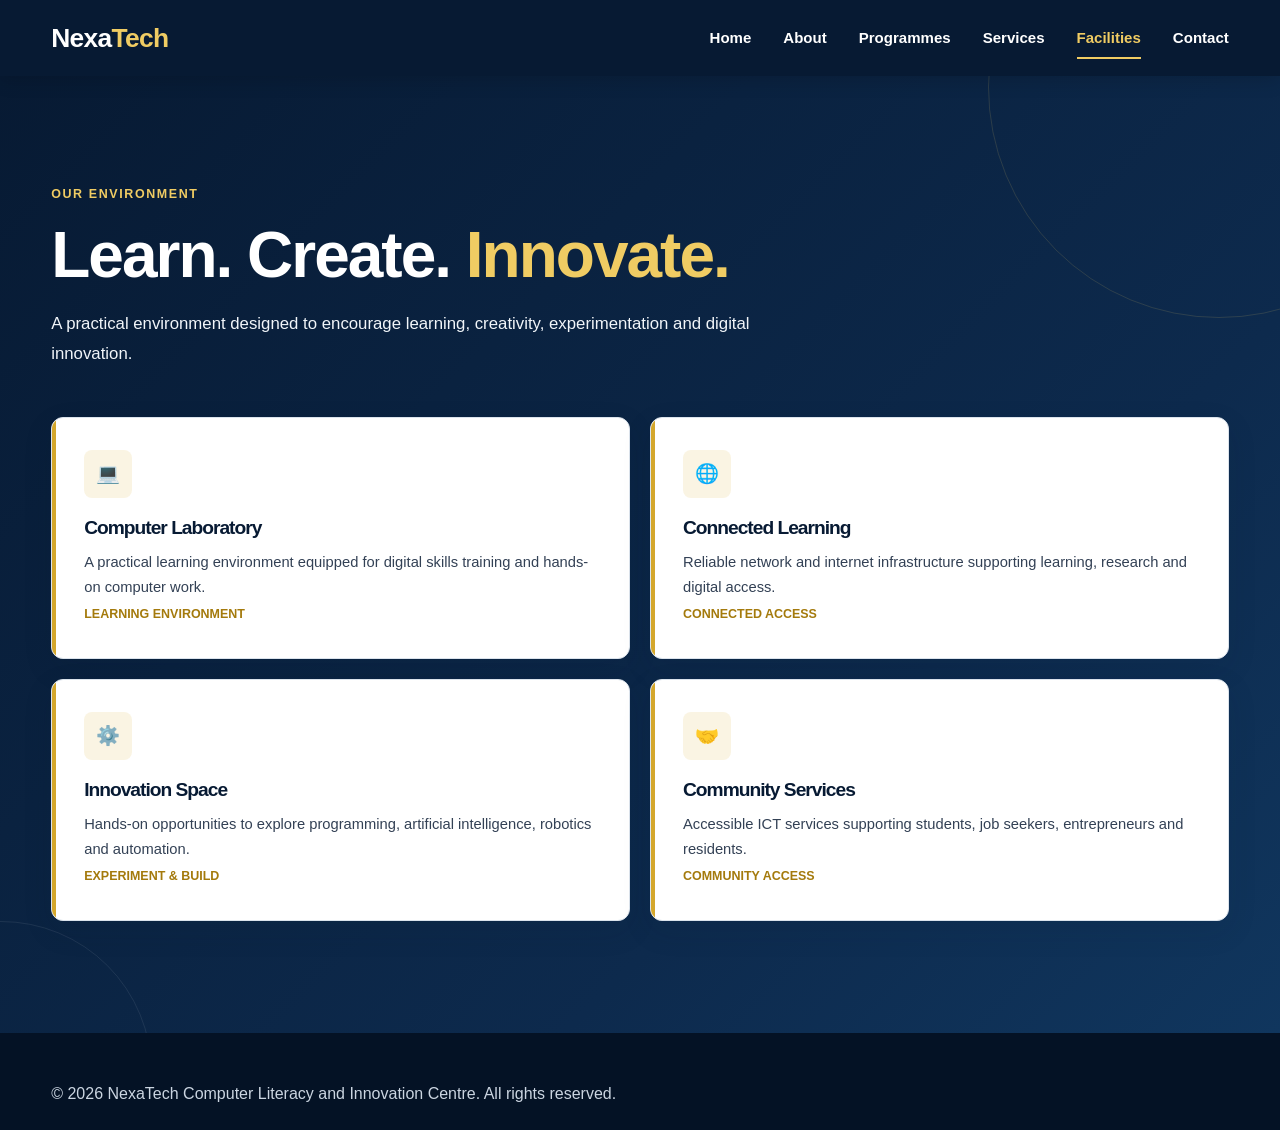
<file: facilities.html>
<!DOCTYPE html>
<html lang="en">
<head>

    <meta charset="UTF-8">

    <meta name="viewport"
        content="width=device-width, initial-scale=1.0">

    <meta name="description"
        content="Explore the learning and innovation facilities at NexaTech Computer Literacy and Innovation Centre.">

    <title>Facilities | NexaTech</title>

    <link rel="stylesheet" href="style.css">

</head>


<body>

    <header class="site-header">

        <div class="header-container">

            <a href="index.html" class="logo">
                <span>Nexa</span><strong>Tech</strong>
            </a>


            <nav id="navigation" aria-label="Main navigation">

                <a href="index.html">
                    Home
                </a>

                <a href="about.html">
                    About
                </a>

                <a href="programmes.html">
                    Programmes
                </a>

                <a href="services.html">
                    Services
                </a>

                <a href="facilities.html" class="active">
                    Facilities
                </a>

                <a href="contact.html">
                    Contact
                </a>

            </nav>


            <button
                id="menu-button"
                aria-label="Open navigation menu"
                aria-expanded="false"
                type="button">

                ☰

            </button>

        </div>

    </header>


    <main>

        <section class="facilities">

            <div class="container">

                <div class="section-heading">

                    <p class="section-label">
                        OUR ENVIRONMENT
                    </p>


                    <h1>

                        Learn. Create.

                        <span>
                            Innovate.
                        </span>

                    </h1>


                    <p>
                        A practical environment designed to encourage
                        learning, creativity, experimentation and
                        digital innovation.
                    </p>

                </div>


                <div class="facility-grid">


                    <article class="facility-card">

                        <div class="facility-card-icon">
                            💻
                        </div>

                        <h2>
                            Computer Laboratory
                        </h2>

                        <p>
                            A practical learning environment equipped
                            for digital skills training and hands-on
                            computer work.
                        </p>

                        <span class="facility-detail">
                            LEARNING ENVIRONMENT
                        </span>

                    </article>


                    <article class="facility-card">

                        <div class="facility-card-icon">
                            🌐
                        </div>

                        <h2>
                            Connected Learning
                        </h2>

                        <p>
                            Reliable network and internet infrastructure
                            supporting learning, research and digital
                            access.
                        </p>

                        <span class="facility-detail">
                            CONNECTED ACCESS
                        </span>

                    </article>


                    <article class="facility-card">

                        <div class="facility-card-icon">
                            ⚙️
                        </div>

                        <h2>
                            Innovation Space
                        </h2>

                        <p>
                            Hands-on opportunities to explore programming,
                            artificial intelligence, robotics and
                            automation.
                        </p>

                        <span class="facility-detail">
                            EXPERIMENT &amp; BUILD
                        </span>

                    </article>


                    <article class="facility-card">

                        <div class="facility-card-icon">
                            🤝
                        </div>

                        <h2>
                            Community Services
                        </h2>

                        <p>
                            Accessible ICT services supporting students,
                            job seekers, entrepreneurs and residents.
                        </p>

                        <span class="facility-detail">
                            COMMUNITY ACCESS
                        </span>

                    </article>


                </div>

            </div>

        </section>

    </main>


    <footer class="site-footer">

        <div class="container">

            <p>
                © <span id="year"></span>
                NexaTech Computer Literacy and Innovation Centre.
                All rights reserved.
            </p>

        </div>

    </footer>


    <script src="script.js"></script>

</body>
</html>
</file>
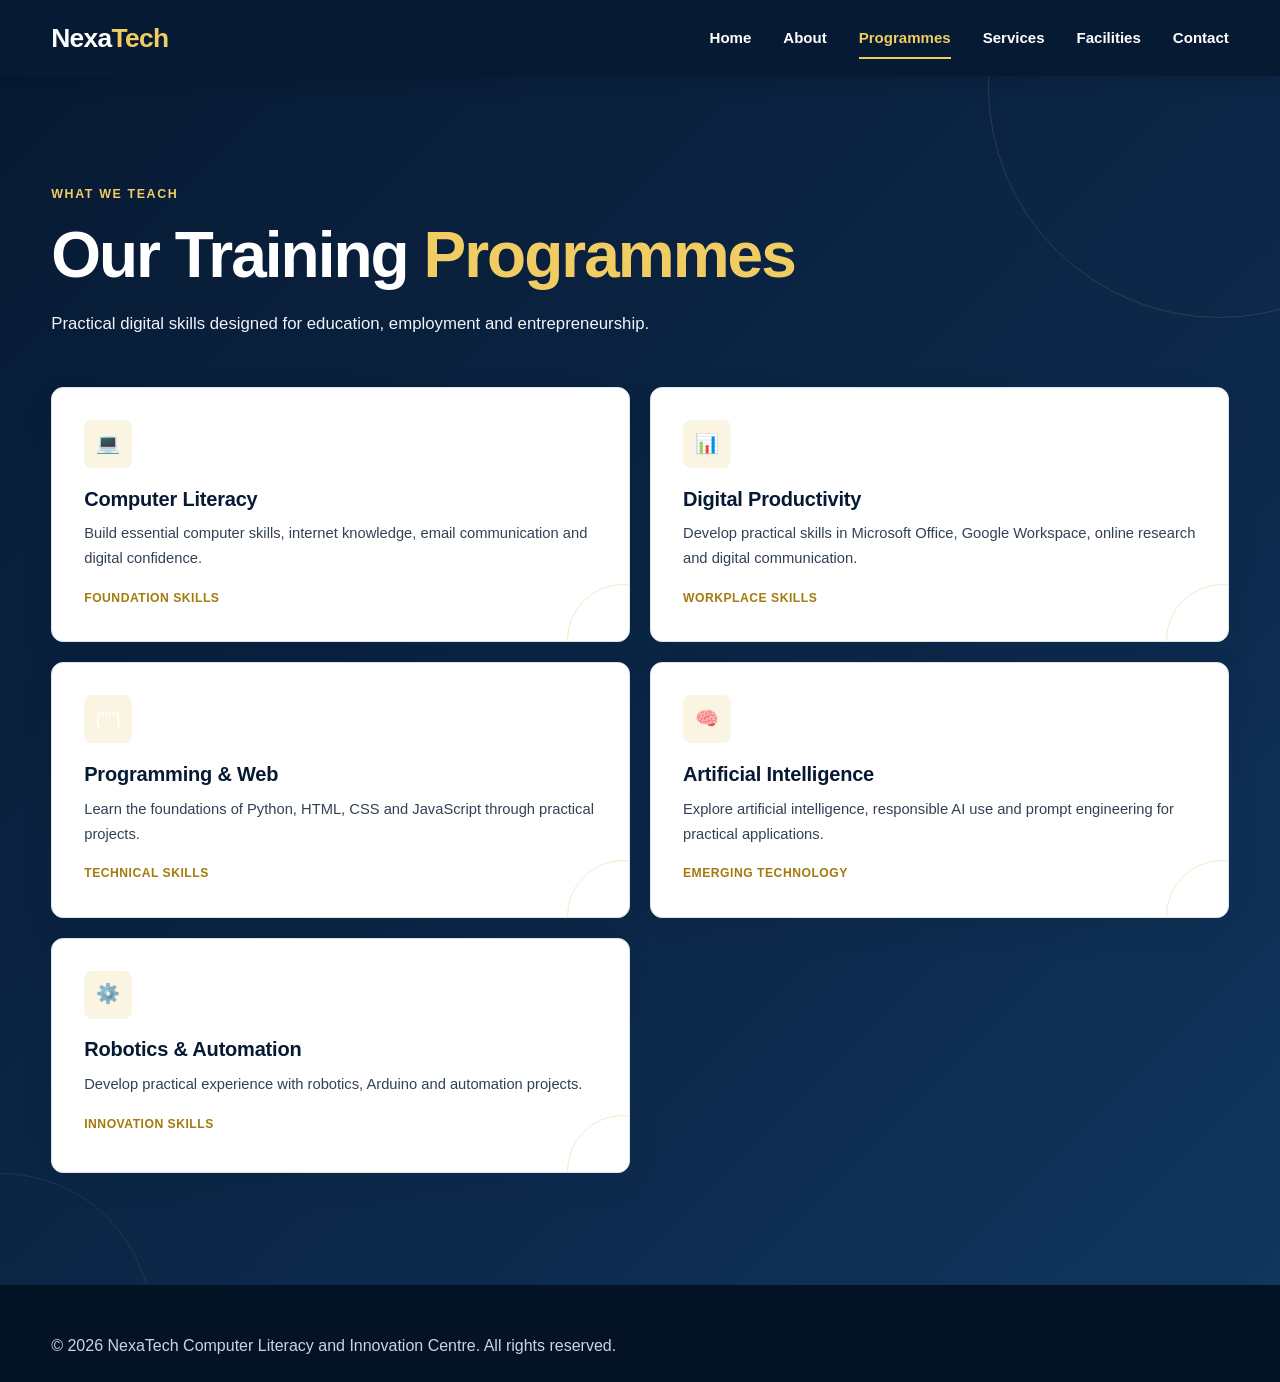
<file: programmes.html>
<!DOCTYPE html>
<html lang="en">
<head>
    <meta charset="UTF-8">
    <meta name="viewport" content="width=device-width, initial-scale=1.0">

    <meta name="description"
        content="Explore NexaTech digital skills training programmes including computer literacy, digital productivity, programming, artificial intelligence and robotics.">

    <title>Programmes | NexaTech</title>

    <link rel="stylesheet" href="style.css">
</head>

<body>

    <header class="site-header">
        <div class="header-container">

            <a href="index.html" class="logo">
                <span>Nexa</span><strong>Tech</strong>
            </a>

            <nav id="navigation" aria-label="Main navigation">
                <a href="index.html">Home</a>
                <a href="about.html">About</a>
                <a href="programmes.html" class="active">Programmes</a>
                <a href="services.html">Services</a>
                <a href="facilities.html">Facilities</a>
                <a href="contact.html">Contact</a>
            </nav>

            <button
                id="menu-button"
                aria-label="Open navigation menu"
                aria-expanded="false"
                type="button">
                ☰
            </button>

        </div>
    </header>


    <main>

        <section class="programmes">

            <div class="container">

                <div class="section-heading">

                    <p class="section-label">WHAT WE TEACH</p>

                    <h1>
                        Our Training
                        <span>Programmes</span>
                    </h1>

                    <p>
                        Practical digital skills designed for education,
                        employment and entrepreneurship.
                    </p>

                </div>


                <div class="programme-container">

                    <article class="programme-card">

                        <div class="programme-card-icon">💻</div>

                        <h2>Computer Literacy</h2>

                        <p>
                            Build essential computer skills, internet knowledge,
                            email communication and digital confidence.
                        </p>

                        <span class="programme-meta">
                            FOUNDATION SKILLS
                        </span>

                    </article>


                    <article class="programme-card">

                        <div class="programme-card-icon">📊</div>

                        <h2>Digital Productivity</h2>

                        <p>
                            Develop practical skills in Microsoft Office,
                            Google Workspace, online research and digital
                            communication.
                        </p>

                        <span class="programme-meta">
                            WORKPLACE SKILLS
                        </span>

                    </article>


                    <article class="programme-card">

                        <div class="programme-card-icon">{"</>"}</div>

                        <h2>Programming &amp; Web</h2>

                        <p>
                            Learn the foundations of Python, HTML, CSS and
                            JavaScript through practical projects.
                        </p>

                        <span class="programme-meta">
                            TECHNICAL SKILLS
                        </span>

                    </article>


                    <article class="programme-card">

                        <div class="programme-card-icon">🧠</div>

                        <h2>Artificial Intelligence</h2>

                        <p>
                            Explore artificial intelligence, responsible AI use
                            and prompt engineering for practical applications.
                        </p>

                        <span class="programme-meta">
                            EMERGING TECHNOLOGY
                        </span>

                    </article>


                    <article class="programme-card">

                        <div class="programme-card-icon">⚙️</div>

                        <h2>Robotics &amp; Automation</h2>

                        <p>
                            Develop practical experience with robotics, Arduino
                            and automation projects.
                        </p>

                        <span class="programme-meta">
                            INNOVATION SKILLS
                        </span>

                    </article>

                </div>

            </div>

        </section>

    </main>


    <footer class="site-footer">

        <div class="container">

            <p>
                © <span id="year"></span>
                NexaTech Computer Literacy and Innovation Centre.
                All rights reserved.
            </p>

        </div>

    </footer>


    <script src="script.js"></script>

</body>
</html>
</file>
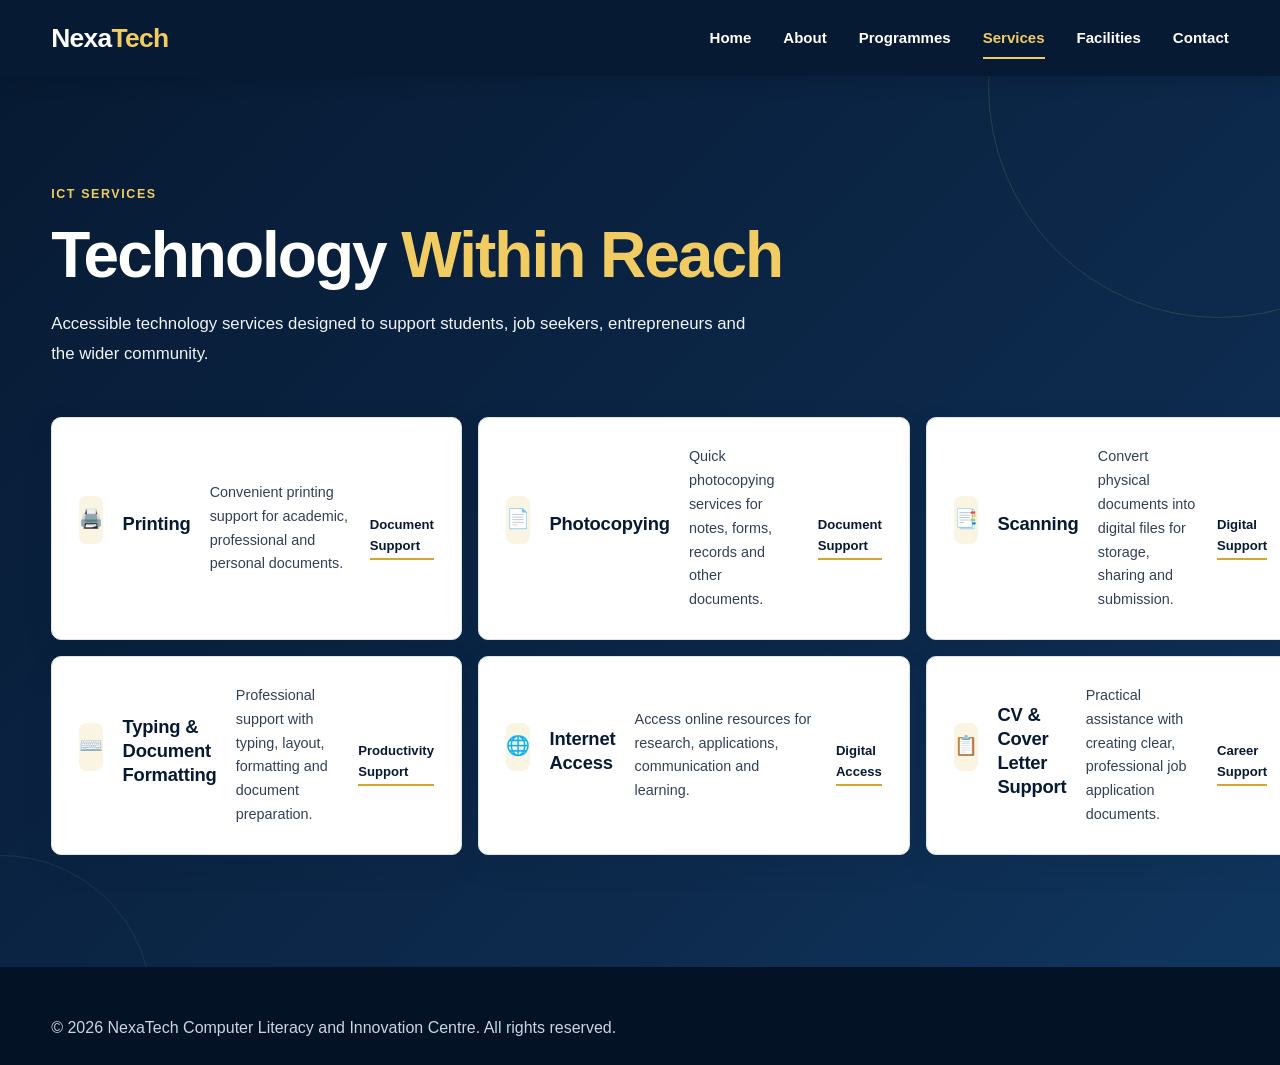
<file: services.html>
<!DOCTYPE html>
<html lang="en">
<head>
    <meta charset="UTF-8">
    <meta name="viewport" content="width=device-width, initial-scale=1.0">

    <meta name="description"
        content="Explore ICT services offered by NexaTech Computer Literacy and Innovation Centre.">

    <title>Services | NexaTech</title>

    <link rel="stylesheet" href="style.css">
</head>

<body>

    <header class="site-header">

        <div class="header-container">

            <a href="index.html" class="logo">
                <span>Nexa</span><strong>Tech</strong>
            </a>

            <nav id="navigation" aria-label="Main navigation">

                <a href="index.html">Home</a>

                <a href="about.html">About</a>

                <a href="programmes.html">Programmes</a>

                <a href="services.html" class="active">
                    Services
                </a>

                <a href="facilities.html">
                    Facilities
                </a>

                <a href="contact.html">
                    Contact
                </a>

            </nav>

            <button
                id="menu-button"
                aria-label="Open navigation menu"
                aria-expanded="false"
                type="button">
                ☰
            </button>

        </div>

    </header>


    <main>

        <section class="services">

            <div class="container">

                <div class="section-heading">

                    <p class="section-label">
                        ICT SERVICES
                    </p>

                    <h1>
                        Technology
                        <span>Within Reach</span>
                    </h1>

                    <p>
                        Accessible technology services designed to support
                        students, job seekers, entrepreneurs and the wider
                        community.
                    </p>

                </div>


                <div class="service-list">


                    <article class="service-item">

                        <div class="service-card-icon">
                            🖨️
                        </div>

                        <h2>Printing</h2>

                        <p>
                            Convenient printing support for academic,
                            professional and personal documents.
                        </p>

                        <span class="service-action">
                            Document Support
                        </span>

                    </article>


                    <article class="service-item">

                        <div class="service-card-icon">
                            📄
                        </div>

                        <h2>Photocopying</h2>

                        <p>
                            Quick photocopying services for notes, forms,
                            records and other documents.
                        </p>

                        <span class="service-action">
                            Document Support
                        </span>

                    </article>


                    <article class="service-item">

                        <div class="service-card-icon">
                            📑
                        </div>

                        <h2>Scanning</h2>

                        <p>
                            Convert physical documents into digital files
                            for storage, sharing and submission.
                        </p>

                        <span class="service-action">
                            Digital Support
                        </span>

                    </article>


                    <article class="service-item">

                        <div class="service-card-icon">
                            ⌨️
                        </div>

                        <h2>
                            Typing &amp; Document Formatting
                        </h2>

                        <p>
                            Professional support with typing, layout,
                            formatting and document preparation.
                        </p>

                        <span class="service-action">
                            Productivity Support
                        </span>

                    </article>


                    <article class="service-item">

                        <div class="service-card-icon">
                            🌐
                        </div>

                        <h2>Internet Access</h2>

                        <p>
                            Access online resources for research,
                            applications, communication and learning.
                        </p>

                        <span class="service-action">
                            Digital Access
                        </span>

                    </article>


                    <article class="service-item">

                        <div class="service-card-icon">
                            📋
                        </div>

                        <h2>
                            CV &amp; Cover Letter Support
                        </h2>

                        <p>
                            Practical assistance with creating clear,
                            professional job application documents.
                        </p>

                        <span class="service-action">
                            Career Support
                        </span>

                    </article>


                </div>

            </div>

        </section>

    </main>


    <footer class="site-footer">

        <div class="container">

            <p>
                © <span id="year"></span>
                NexaTech Computer Literacy and Innovation Centre.
                All rights reserved.
            </p>

        </div>

    </footer>


    <script src="script.js"></script>

</body>
</html>
</file>
<file: style.css>
/* ==========================================
   NEXATECH
   GLOBAL STYLESHEET
========================================== */

* {
    margin: 0;
    padding: 0;
    box-sizing: border-box;
}

html {
    scroll-behavior: smooth;
}

body {
    font-family: Arial, Helvetica, sans-serif;
    background: var(--off-white);
    color: var(--text-dark);
    line-height: 1.6;
    overflow-x: hidden;
}

img {
    display: block;
    max-width: 100%;
}

a {
    text-decoration: none;
    color: inherit;
}

button,
input,
textarea {
    font: inherit;
}


/* ==========================================
   VARIABLES
========================================== */

:root {
    --navy: #071a33;
    --navy-light: #0d2a4d;
    --navy-lighter: #123b68;

    --gold: #d4a72c;
    --gold-light: #f0cc63;

    --white: #ffffff;
    --off-white: #f7f8fa;

    --text-dark: #172033;
    --text-medium: #334155;
    --text-light: #526276;

    --border: #dbe3ec;

    --shadow:
        0 10px 30px rgba(7, 26, 51, 0.10);

    --shadow-large:
        0 25px 60px rgba(7, 26, 51, 0.16);

    --max-width: 1200px;
}


/* ==========================================
   CONTAINER
========================================== */

.container {
    width: min(92%, var(--max-width));
    margin: 0 auto;
}


/* ==========================================
   HEADER
========================================== */

.site-header {
    position: sticky;
    top: 0;
    z-index: 1000;

    background: var(--navy);

    box-shadow:
        0 4px 18px rgba(0, 0, 0, 0.15);
}

.header-container {
    width: min(92%, var(--max-width));
    min-height: 76px;

    margin: 0 auto;

    display: flex;
    align-items: center;
    justify-content: space-between;
}


/* ==========================================
   LOGO
========================================== */

.logo {
    font-size: 1.65rem;
    font-weight: 800;
    letter-spacing: -0.7px;

    display: inline-flex;
    align-items: center;
}

.logo span {
    color: var(--white);
}

.logo strong {
    color: var(--gold-light);
}


/* ==========================================
   NAVIGATION
========================================== */

#navigation {
    display: flex;
    align-items: center;
    gap: 2rem;
}

#navigation a {
    color: #ffffff;

    font-size: 0.94rem;
    font-weight: 600;

    padding: 0.55rem 0;

    position: relative;

    transition: color 0.25s ease;
}

#navigation a::after {
    content: "";

    position: absolute;

    left: 0;
    bottom: 0;

    width: 0;
    height: 2px;

    background: var(--gold-light);

    transition: width 0.25s ease;
}

#navigation a:hover,
#navigation a.active {
    color: var(--gold-light);
}

#navigation a:hover::after,
#navigation a.active::after {
    width: 100%;
}


/* ==========================================
   MOBILE MENU
========================================== */

#menu-button {
    display: none;

    border: none;

    background: transparent;

    color: var(--white);

    font-size: 1.7rem;

    cursor: pointer;
}


/* ==========================================
   SECTION LABEL
========================================== */

.section-label {
    display: inline-block;

    color: #b78b16;

    font-size: 0.78rem;

    font-weight: 800;

    letter-spacing: 1.6px;

    line-height: 1.4;
}

.hero .section-label,
.about-page-hero .section-label,
.cta-section .section-label {
    color: var(--gold-light);
}


/* ==========================================
   HEADINGS
========================================== */

section h2 {
    font-size:
        clamp(2rem, 4vw, 3rem);

    line-height: 1.12;

    color: var(--navy);

    margin-top: 0.75rem;
    margin-bottom: 1rem;

    letter-spacing: -1px;
}

section h3 {
    color: var(--navy);

    line-height: 1.25;
}


/* ==========================================
   BUTTONS
========================================== */

.btn {
    display: inline-flex;

    align-items: center;
    justify-content: center;

    gap: 0.65rem;

    padding: 0.9rem 1.45rem;

    border-radius: 6px;

    border: 2px solid transparent;

    font-weight: 700;
    font-size: 0.94rem;

    cursor: pointer;

    transition:
        transform 0.2s ease,
        background 0.2s ease,
        color 0.2s ease,
        border-color 0.2s ease,
        box-shadow 0.2s ease;
}

.btn:hover {
    transform: translateY(-3px);
}

.btn-primary {
    background: var(--gold);

    color: var(--navy);

    box-shadow:
        0 8px 20px rgba(212, 167, 44, 0.22);
}

.btn-primary:hover {
    background: var(--gold-light);
}

.btn-secondary {
    background: transparent;

    color: var(--navy);

    border-color: var(--navy);
}

.btn-secondary:hover {
    background: var(--navy);

    color: var(--white);
}

.btn-outline-light {
    color: var(--white);

    border-color:
        rgba(255, 255, 255, 0.55);

    background:
        rgba(255, 255, 255, 0.05);
}

.btn-outline-light:hover {
    background: var(--white);

    color: var(--navy);

    border-color: var(--white);
}

.btn-arrow {
    font-size: 1.1rem;

    transition:
        transform 0.2s ease;
}

.btn:hover .btn-arrow {
    transform: translateX(4px);
}


/* ==========================================
   HOMEPAGE HERO
========================================== */

.hero {
    min-height: calc(100vh - 76px);

    display: flex;
    align-items: center;

    position: relative;

    overflow: hidden;

    background:
        linear-gradient(
            135deg,
            var(--navy) 0%,
            var(--navy-light) 65%,
            #10365e 100%
        );

    color: var(--white);
}

.hero-container {
    min-height: 100%;

    display: grid;

    grid-template-columns:
        1.05fr 0.95fr;

    gap: 3rem;

    align-items: center;

    position: relative;

    z-index: 2;
}

.hero-content {
    padding: 5rem 0;
}

.hero h1 {
    max-width: 760px;

    font-size:
        clamp(2.8rem, 5.8vw, 5.2rem);

    line-height: 1.02;

    letter-spacing: -2.5px;

    margin:
        1.1rem 0 1.5rem;

    color: #ffffff;
}

.hero h1 span {
    display: block;

    color: var(--gold-light);
}

.hero p {
    max-width: 680px;

    color: #f1f5f9;

    font-size: 1.08rem;

    line-height: 1.8;
}

.hero-buttons {
    display: flex;

    flex-wrap: wrap;

    gap: 1rem;

    margin-top: 2rem;
}


/* ==========================================
   HERO VISUAL
========================================== */

.hero-visual {
    min-height: 520px;

    position: relative;

    display: flex;

    align-items: center;
    justify-content: center;
}

.tech-orbit {
    position: absolute;

    border-radius: 50%;

    border:
        1px solid rgba(212, 167, 44, 0.28);
}

.orbit-one {
    width: 470px;
    height: 470px;

    transform:
        rotate(-25deg)
        scaleY(0.62);
}

.orbit-two {
    width: 370px;
    height: 370px;

    transform:
        rotate(25deg)
        scaleY(0.62);

    border-color:
        rgba(255, 255, 255, 0.16);
}

.hero-device {
    width: min(430px, 78%);

    position: relative;

    z-index: 3;

    transform:
        perspective(900px)
        rotateY(-7deg)
        rotateX(3deg);
}

.device-top {
    height: 22px;

    display: flex;

    align-items: center;

    gap: 6px;

    padding-left: 12px;

    background: #172b43;

    border-radius:
        12px 12px 0 0;
}

.device-dot {
    width: 6px;
    height: 6px;

    border-radius: 50%;

    background:
        rgba(255, 255, 255, 0.45);
}

.device-screen {
    min-height: 275px;

    background:
        linear-gradient(
            145deg,
            #f9fafb,
            #e7edf4
        );

    border:
        8px solid #172b43;

    border-top: none;

    border-radius:
        0 0 8px 8px;

    padding: 1.3rem;

    box-shadow:
        0 25px 60px rgba(0, 0, 0, 0.28);
}

.screen-header {
    display: flex;

    gap: 7px;

    padding-bottom: 1rem;

    border-bottom:
        1px solid #d5dde6;
}

.screen-header span {
    width: 9px;
    height: 9px;

    border-radius: 50%;

    background: var(--gold);
}

.screen-content {
    padding-top: 1.5rem;
}

.screen-line {
    width: 75%;

    height: 10px;

    margin-bottom: 10px;

    border-radius: 5px;

    background: #bdc9d7;
}

.screen-line.large {
    width: 90%;

    height: 16px;

    background: var(--navy);
}

.screen-line.short {
    width: 50%;
}

.screen-cards {
    display: grid;

    grid-template-columns:
        repeat(3, 1fr);

    gap: 10px;

    margin-top: 1.5rem;
}

.screen-cards div {
    height: 75px;

    border-radius: 6px;

    background:
        linear-gradient(
            145deg,
            #dce4ec,
            #f7f9fb
        );

    border:
        1px solid #cdd7e2;
}

.floating-card {
    position: absolute;

    z-index: 5;

    display: flex;

    align-items: center;

    gap: 0.75rem;

    padding: 0.9rem 1.1rem;

    background:
        rgba(255, 255, 255, 0.98);

    color: var(--navy);

    border-radius: 8px;

    box-shadow:
        0 18px 40px rgba(0, 0, 0, 0.25);
}

.card-top {
    top: 13%;
    left: 2%;
}

.card-bottom {
    right: 0;
    bottom: 13%;
}

.floating-icon {
    width: 42px;
    height: 42px;

    display: flex;

    align-items: center;
    justify-content: center;

    background:
        rgba(212, 167, 44, 0.15);

    border-radius: 7px;

    font-size: 1.25rem;
}

.floating-card strong {
    display: block;

    font-size: 0.85rem;

    color: var(--navy);
}

.floating-card small {
    display: block;

    color: #526276;

    font-size: 0.72rem;

    margin-top: 2px;
}


/* ==========================================
   INTRO
========================================== */

.intro-section {
    padding: 7rem 0;

    background: var(--white);
}

.intro-grid {
    display: grid;

    grid-template-columns:
        0.9fr 1.1fr;

    gap: 5rem;

    align-items: start;
}

.intro-heading h2 {
    max-width: 500px;
}

.intro-text {
    padding-top: 0.5rem;
}

.intro-text p {
    color: var(--text-medium);

    margin-bottom: 1.1rem;

    font-size: 1rem;
}

.text-link {
    display: inline-flex;

    align-items: center;

    gap: 0.5rem;

    margin-top: 0.7rem;

    color: var(--navy);

    font-weight: 800;

    border-bottom:
        2px solid var(--gold);

    padding-bottom: 3px;

    transition:
        color 0.2s ease,
        gap 0.2s ease;
}

.text-link:hover {
    color: #a47a0c;

    gap: 0.8rem;
}


/* ==========================================
   STATS
========================================== */

.stats-section {
    background: var(--navy);

    color: var(--white);

    padding: 2.5rem 0;
}

.stats-grid {
    display: grid;

    grid-template-columns:
        repeat(4, 1fr);

    gap: 1rem;
}

.stat-item {
    display: flex;

    align-items: center;

    gap: 0.9rem;

    padding:
        0.7rem 1rem;

    border-right:
        1px solid rgba(255, 255, 255, 0.16);
}

.stat-icon {
    width: 45px;
    height: 45px;

    display: flex;

    align-items: center;
    justify-content: center;

    border-radius: 8px;

    background:
        rgba(212, 167, 44, 0.15);

    font-size: 1.2rem;
}

.stat-item strong {
    display: block;

    color: var(--gold-light);

    font-size: 0.9rem;
}

.stat-item span {
    display: block;

    color: #e2e8f0;

    font-size: 0.78rem;
}


/* ==========================================
   SECTION HEADING
========================================== */

.section-heading {
    display: flex;

    align-items: end;

    justify-content: space-between;

    gap: 2rem;

    margin-bottom: 2.5rem;
}

.section-heading h2 {
    max-width: 680px;

    margin-bottom: 0;
}

.centered-heading {
    justify-content: center;

    text-align: center;
}

.centered-heading h2 {
    margin-left: auto;
    margin-right: auto;
}

.desktop-link {
    white-space: nowrap;

    margin-bottom: 0.25rem;
}

.mobile-section-link {
    display: none;

    margin-top: 2rem;
}


/* ==========================================
   PROGRAMMES
========================================== */

.programmes-section {
    padding: 7rem 0;

    background: var(--off-white);
}

.programmes-grid {
    display: grid;

    grid-template-columns:
        repeat(3, 1fr);

    gap: 1.5rem;
}

.programme-card {
    position: relative;

    padding: 2rem;

    min-height: 350px;

    background: var(--white);

    border:
        1px solid var(--border);

    border-radius: 10px;

    box-shadow: var(--shadow);

    overflow: hidden;

    transition:
        transform 0.25s ease,
        box-shadow 0.25s ease,
        border-color 0.25s ease;
}

.programme-card:hover {
    transform: translateY(-7px);

    border-color:
        rgba(212, 167, 44, 0.5);

    box-shadow:
        var(--shadow-large);
}

.programme-icon {
    width: 54px;
    height: 54px;

    display: flex;

    align-items: center;
    justify-content: center;

    background:
        rgba(212, 167, 44, 0.13);

    border-radius: 9px;

    font-size: 1.4rem;

    margin-bottom: 1.4rem;
}

.card-number {
    position: absolute;

    top: 1.8rem;
    right: 1.8rem;

    color:
        rgba(7, 26, 51, 0.12);

    font-size: 2.5rem;

    font-weight: 900;

    line-height: 1;
}

.programme-card h3 {
    font-size: 1.25rem;

    margin-bottom: 0.7rem;
}

.programme-card p {
    color: var(--text-medium);

    font-size: 0.92rem;

    line-height: 1.7;

    margin-bottom: 1.3rem;
}

.programme-card a {
    color: var(--navy);

    font-size: 0.85rem;

    font-weight: 800;
}

.programme-card a:hover {
    color: #a47a0c;
}


/* ==========================================
   SERVICES
========================================== */

.services-section {
    padding: 7rem 0;

    background: var(--white);
}

.services-grid {
    display: grid;

    grid-template-columns:
        repeat(2, 1fr);

    gap: 1rem;
}

.service-item {
    display: flex;

    align-items: center;

    gap: 1.2rem;

    padding: 1.4rem 1.5rem;

    background: var(--off-white);

    border:
        1px solid var(--border);

    border-radius: 8px;

    transition:
        transform 0.2s ease,
        border-color 0.2s ease,
        background 0.2s ease;
}

.service-item:hover {
    transform: translateY(-3px);

    border-color: var(--gold);

    background: var(--white);
}

.service-icon {
    flex-shrink: 0;

    width: 50px;
    height: 50px;

    display: flex;

    align-items: center;
    justify-content: center;

    border-radius: 8px;

    background:
        rgba(212, 167, 44, 0.14);

    font-size: 1.25rem;
}

.service-item h3 {
    font-size: 1rem;

    margin-bottom: 0.2rem;
}

.service-item p {
    color: var(--text-medium);

    font-size: 0.84rem;
}


/* ==========================================
   FACILITIES PREVIEW
========================================== */

.facilities-preview {
    padding: 7rem 0;

    background: var(--off-white);
}

.facility-preview-content {
    display: grid;

    grid-template-columns:
        0.9fr 1.1fr;

    gap: 5rem;

    align-items: center;
}

.facility-preview-text p {
    max-width: 560px;

    color: var(--text-medium);

    margin-bottom: 1.8rem;
}

.facility-visual {
    min-height: 400px;

    position: relative;

    display: flex;

    align-items: center;
    justify-content: center;
}

.facility-window {
    width: min(500px, 90%);

    background: var(--navy);

    border-radius: 10px;

    padding: 10px;

    box-shadow:
        var(--shadow-large);

    transform:
        rotate(2deg);
}

.window-top {
    display: flex;

    gap: 6px;

    padding:
        4px 7px 10px;
}

.window-top span {
    width: 7px;
    height: 7px;

    border-radius: 50%;

    background:
        rgba(255, 255, 255, 0.4);
}

.window-content {
    min-height: 300px;

    padding: 2rem;

    display: flex;

    align-items: end;

    gap: 2rem;

    background:
        linear-gradient(
            145deg,
            #dfe7ee,
            #f6f8fa
        );

    border-radius: 5px;
}

.workspace-column {
    flex: 1;

    height: 200px;

    display: flex;

    flex-direction: column;

    justify-content: end;

    align-items: center;
}

.workspace-monitor {
    width: 100%;

    height: 115px;

    border:
        7px solid var(--navy);

    border-radius: 5px;

    background:
        linear-gradient(
            145deg,
            var(--gold-light),
            #ffffff
        );

    position: relative;
}

.workspace-monitor::after {
    content: "";

    position: absolute;

    width: 35%;
    height: 6px;

    left: 10%;
    top: 18%;

    background: var(--navy);

    border-radius: 4px;

    box-shadow:
        0 15px 0 rgba(7, 26, 51, 0.25),
        0 30px 0 rgba(7, 26, 51, 0.15);
}

.workspace-desk {
    width: 110%;

    height: 15px;

    background: var(--navy-light);

    border-radius: 3px;

    margin-top: 5px;
}

.facility-badge {
    position: absolute;

    bottom: 3%;
    right: 2%;

    display: flex;

    flex-direction: column;

    gap: 0.15rem;

    padding: 1.2rem 1.4rem;

    background: var(--gold);

    color: var(--navy);

    border-radius: 8px;

    box-shadow:
        0 12px 25px rgba(7, 26, 51, 0.2);

    transform:
        rotate(-3deg);
}

.facility-badge strong {
    font-size: 0.9rem;

    line-height: 1.2;
}


/* ==========================================
   CTA
========================================== */

.cta-section {
    padding: 5rem 0;

    background:
        linear-gradient(
            135deg,
            var(--navy),
            var(--navy-light)
        );

    color: var(--white);
}

.cta-content {
    display: flex;

    align-items: center;

    justify-content: space-between;

    gap: 3rem;
}

.cta-section h2 {
    color: var(--white);

    max-width: 700px;

    margin-bottom: 0.7rem;
}

.cta-section p {
    color: #e2e8f0;

    max-width: 620px;
}


/* =========================
   ABOUT PAGE HERO
========================= */

.about-page-hero {
    position: relative;
    overflow: hidden;
    background:
        linear-gradient(
            135deg,
            rgba(7, 26, 51, 0.98),
            rgba(13, 42, 77, 0.96)
        );
    color: #ffffff;
    padding: 110px 0 100px;
}

.about-page-hero::before {
    content: "";
    position: absolute;
    width: 420px;
    height: 420px;
    border: 1px solid rgba(240, 204, 99, 0.15);
    border-radius: 50%;
    top: -180px;
    right: -100px;
    pointer-events: none;
}

.about-page-hero::after {
    content: "";
    position: absolute;
    width: 280px;
    height: 280px;
    border: 1px solid rgba(240, 204, 99, 0.10);
    border-radius: 50%;
    bottom: -160px;
    left: -80px;
    pointer-events: none;
}

.about-page-hero .container {
    position: relative;
    z-index: 5;
}

.about-page-hero .section-label {
    position: relative;
    z-index: 6;
    display: inline-block;
    color: #f0cc63 !important;
    font-weight: 700;
    letter-spacing: 2px;
}

.about-page-hero h1 {
    position: relative;
    z-index: 6;
    margin: 18px 0 22px;
    color: #ffffff !important;
    font-size: clamp(42px, 6vw, 72px);
    line-height: 1.05;
    font-weight: 800;
    max-width: 850px;
}

.about-page-hero h1 span {
    color: #f0cc63 !important;
}

.about-page-hero p {
    position: relative;
    z-index: 6;
    max-width: 720px;
    margin: 0;
    color: #f8fafc !important;
    font-size: 18px;
    line-height: 1.8;
    font-weight: 400;
}

/* Make sure decorative elements can never cover the text */
.about-page-hero * {
    box-sizing: border-box;
}

.about-page-hero .section-label,
.about-page-hero h1,
.about-page-hero p,
.about-page-hero a {
    isolation: isolate;
}

/* ==========================================
   ABOUT MAIN
========================================== */

.about-main-section {
    padding: 7rem 0;

    background: var(--white);
}

.about-main-grid {
    display: grid;

    grid-template-columns:
        1fr 0.9fr;

    gap: 5rem;

    align-items: center;
}

.about-main-text h2 {
    max-width: 600px;
}

.about-main-text p {
    color: var(--text-medium);

    margin-bottom: 1.2rem;

    max-width: 650px;
}


/* ==========================================
   ABOUT VISUAL
========================================== */

.about-visual {
    min-height: 430px;

    position: relative;

    display: flex;

    align-items: center;
    justify-content: center;
}

.about-visual-main {
    width: min(470px, 90%);

    background: var(--navy);

    border-radius: 10px;

    padding: 10px;

    box-shadow:
        var(--shadow-large);

    transform:
        rotate(-2deg);
}

.about-visual-header {
    display: flex;

    gap: 6px;

    padding:
        4px 7px 11px;
}

.about-visual-header span {
    width: 7px;
    height: 7px;

    border-radius: 50%;

    background:
        rgba(255, 255, 255, 0.4);
}

.about-code-area {
    min-height: 320px;

    padding: 2rem;

    background:
        linear-gradient(
            145deg,
            #e4ebf2,
            #f8fafc
        );

    border-radius: 5px;
}

.code-line {
    width: 70%;

    height: 9px;

    border-radius: 5px;

    background:
        rgba(7, 26, 51, 0.22);

    margin-bottom: 12px;
}

.code-line.code-large {
    width: 85%;

    height: 16px;

    background: var(--navy);

    margin-bottom: 20px;
}

.code-line.code-medium {
    width: 58%;
}

.code-line.code-short {
    width: 38%;
}

.code-block {
    margin-top: 2rem;

    padding: 1.2rem;

    border-left:
        4px solid var(--gold);

    background:
        rgba(212, 167, 44, 0.10);

    border-radius: 4px;
}

.code-block div {
    width: 80%;

    height: 8px;

    background:
        rgba(7, 26, 51, 0.25);

    border-radius: 4px;

    margin-bottom: 9px;
}

.code-block div:last-child {
    width: 50%;

    margin-bottom: 0;
}

.about-floating-card {
    position: absolute;

    right: 0;
    bottom: 8%;

    display: flex;

    align-items: center;

    gap: 0.8rem;

    padding: 1rem 1.2rem;

    background: var(--white);

    border-radius: 8px;

    box-shadow:
        0 18px 40px rgba(7, 26, 51, 0.18);

    border:
        1px solid var(--border);
}

.about-floating-icon {
    width: 45px;
    height: 45px;

    display: flex;

    align-items: center;
    justify-content: center;

    background:
        rgba(212, 167, 44, 0.14);

    border-radius: 8px;

    font-size: 1.3rem;
}

.about-floating-card strong {
    display: block;

    color: var(--navy);

    font-size: 0.88rem;
}

.about-floating-card small {
    display: block;

    color: var(--text-medium);

    font-size: 0.73rem;
}


/* ==========================================
   VISION & MISSION
========================================== */

.vision-mission-section {
    padding: 7rem 0;

    background: var(--off-white);
}

.vision-mission-grid {
    display: grid;

    grid-template-columns:
        repeat(2, 1fr);

    gap: 1.5rem;

    margin-top: 2.5rem;
}

.purpose-card {
    position: relative;

    padding: 2.5rem;

    min-height: 310px;

    border-radius: 10px;

    overflow: hidden;

    box-shadow: var(--shadow);

    transition:
        transform 0.25s ease,
        box-shadow 0.25s ease;
}

.purpose-card:hover {
    transform: translateY(-6px);

    box-shadow:
        var(--shadow-large);
}

.vision-card {
    background: var(--navy);

    color: var(--white);
}

.mission-card {
    background: var(--white);

    border:
        1px solid var(--border);
}

.purpose-card::after {
    content: "";

    position: absolute;

    width: 190px;
    height: 190px;

    right: -80px;
    bottom: -100px;

    border-radius: 50%;

    border:
        45px solid rgba(212, 167, 44, 0.10);
}

.purpose-card-top {
    display: flex;

    align-items: center;

    gap: 0.8rem;

    margin-bottom: 1.8rem;
}

.purpose-card-top > span {
    font-size: 0.76rem;

    font-weight: 800;

    letter-spacing: 1.4px;
}

.vision-card .purpose-card-top > span {
    color: var(--gold-light);
}

.mission-card .purpose-card-top > span {
    color: #9a7008;
}

.purpose-icon {
    width: 45px;
    height: 45px;

    display: flex;

    align-items: center;
    justify-content: center;

    border-radius: 8px;

    background:
        rgba(212, 167, 44, 0.14);

    color: var(--gold);

    font-size: 1.25rem;
}

.purpose-card h3 {
    font-size: 1.65rem;

    max-width: 500px;

    margin-bottom: 1rem;
}

.vision-card h3 {
    color: #ffffff;
}

.mission-card h3 {
    color: var(--navy);
}

.purpose-card p {
    max-width: 550px;

    line-height: 1.75;

    position: relative;

    z-index: 2;
}

.vision-card p {
    color: #f1f5f9;
}

.mission-card p {
    color: var(--text-medium);
}


/* ==========================================
   WHY NEXATECH
========================================== */

.why-section {
    padding: 7rem 0;

    background: var(--white);
}

.why-grid {
    display: grid;

    grid-template-columns:
        0.85fr 1.15fr;

    gap: 5rem;

    align-items: start;
}

.why-heading h2 {
    max-width: 500px;
}

.why-heading p {
    max-width: 520px;

    color: var(--text-medium);

    margin-top: 1.3rem;
}

.why-list {
    display: grid;

    gap: 0;

    border-top:
        1px solid var(--border);
}

.why-item {
    display: grid;

    grid-template-columns:
        65px 1fr;

    gap: 1rem;

    padding:
        1.5rem 0;

    border-bottom:
        1px solid var(--border);
}

.why-number {
    color: #a47a0c;

    font-size: 0.85rem;

    font-weight: 900;

    padding-top: 0.15rem;
}

.why-item h3 {
    font-size: 1.05rem;

    margin-bottom: 0.35rem;
}

.why-item p {
    color: var(--text-medium);

    font-size: 0.9rem;

    max-width: 580px;
}


/* ==========================================
   VALUES
========================================== */

.values-section {
    padding: 7rem 0;

    background: var(--off-white);
}

.values-grid {
    display: grid;

    grid-template-columns:
        repeat(3, 1fr);

    gap: 1.5rem;

    margin-top: 2.5rem;
}

.value-card {
    background: var(--white);

    padding: 2rem;

    border:
        1px solid var(--border);

    border-radius: 10px;

    box-shadow: var(--shadow);

    transition:
        transform 0.25s ease,
        border-color 0.25s ease;
}

.value-card:hover {
    transform: translateY(-5px);

    border-color:
        rgba(212, 167, 44, 0.5);
}

.value-icon {
    width: 54px;
    height: 54px;

    display: flex;

    align-items: center;
    justify-content: center;

    border-radius: 9px;

    background:
        rgba(212, 167, 44, 0.14);

    font-size: 1.35rem;

    margin-bottom: 1.2rem;
}

.value-card h3 {
    font-size: 1.2rem;

    margin-bottom: 0.6rem;
}

.value-card p {
    color: var(--text-medium);

    font-size: 0.9rem;
}


/* ==========================================
   FOOTER
========================================== */

.site-footer {
    background: #041225;

    color: #cbd5e1;

    padding: 3rem 0 1.5rem;
}

.footer-content {
    display: grid;

    grid-template-columns:
        1.2fr 1fr;

    gap: 2rem;
}

.footer-brand .logo {
    margin-bottom: 0.5rem;
}

.footer-brand p {
    color: #a7b5c5;

    font-size: 0.82rem;
}

.footer-links {
    display: flex;

    justify-content: flex-end;

    flex-wrap: wrap;

    gap: 1.2rem;

    align-items: center;
}

.footer-links a {
    font-size: 0.82rem;

    color: #d5dee8;

    transition:
        color 0.2s ease;
}

.footer-links a:hover {
    color: var(--gold-light);
}

.footer-bottom {
    grid-column: 1 / -1;

    padding-top: 1.5rem;

    margin-top: 1rem;

    border-top:
        1px solid rgba(255, 255, 255, 0.10);

    text-align: center;
}

.footer-bottom p {
    font-size: 0.78rem;

    color: #9aaabd;
}


/* ==========================================
   CONTACT PAGE
========================================== */

.contact-section {
    padding: 6rem 0;

    background: var(--off-white);
}

.contact-content {
    display: grid;

    grid-template-columns:
        0.9fr 1.1fr;

    gap: 4rem;

    align-items: start;
}

.contact-information > p {
    color: var(--text-medium);

    margin-bottom: 2rem;
}

.contact-item {
    display: flex;

    gap: 1rem;

    margin-top: 1.5rem;

    padding: 1.2rem;

    background: var(--white);

    border:
        1px solid var(--border);

    border-radius: 8px;
}

.contact-icon {
    flex-shrink: 0;

    width: 46px;
    height: 46px;

    display: flex;

    align-items: center;
    justify-content: center;

    background:
        rgba(212, 167, 44, 0.15);

    border-radius: 8px;

    font-size: 1.25rem;
}

.contact-item h3 {
    margin-bottom: 0.25rem;
}

.contact-item p {
    color: var(--text-medium);
}

.contact-form {
    background: var(--white);

    padding: 2.5rem;

    border-radius: 10px;

    box-shadow: var(--shadow);

    border:
        1px solid var(--border);
}

.form-heading {
    margin-bottom: 2rem;
}

.form-heading p {
    color: var(--text-medium);
}

.form-group {
    margin-bottom: 1.3rem;
}

.form-group label {
    display: block;

    margin-bottom: 0.5rem;

    font-weight: 700;

    color: var(--navy);
}

.form-group input,
.form-group textarea {
    width: 100%;

    padding: 0.9rem 1rem;

    border:
        1px solid #cbd5e1;

    border-radius: 6px;

    background: var(--off-white);

    color: var(--text-dark);

    outline: none;

    transition:
        border-color 0.2s ease,
        box-shadow 0.2s ease;
}

.form-group input::placeholder,
.form-group textarea::placeholder {
    color: #64748b;
}

.form-group input:focus,
.form-group textarea:focus {
    border-color: var(--gold);

    box-shadow:
        0 0 0 3px rgba(212, 167, 44, 0.15);
}

.form-group textarea {
    resize: vertical;

    min-height: 150px;
}

.contact-form .btn {
    width: 100%;

    margin-top: 0.5rem;
}

.contact-bottom {
    padding: 2rem 0;

    background: var(--white);
}


/* ==========================================
   RESPONSIVE 1050px
========================================== */

@media (max-width: 1050px) {

    .hero-container {
        grid-template-columns:
            1fr 0.85fr;

        gap: 1.5rem;
    }

    .hero h1 {
        font-size:
            clamp(2.7rem, 5.5vw, 4.3rem);
    }

    .hero-visual {
        min-height: 450px;
    }

    .hero-device {
        width: 85%;
    }

    .orbit-one {
        width: 400px;
        height: 400px;
    }

    .orbit-two {
        width: 320px;
        height: 320px;
    }
}


/* ==========================================
   RESPONSIVE 950px
========================================== */

@media (max-width: 950px) {

    #navigation {
        gap: 1.1rem;
    }

    .intro-grid,
    .facility-preview-content,
    .about-main-grid,
    .why-grid {
        grid-template-columns: 1fr;

        gap: 2.5rem;
    }

    .stats-grid {
        grid-template-columns:
            repeat(2, 1fr);
    }

    .stat-item:nth-child(2) {
        border-right: none;
    }

    .stat-item {
        border-bottom:
            1px solid rgba(255, 255, 255, 0.14);

        padding-bottom: 1rem;
    }

    .stat-item:nth-child(3),
    .stat-item:nth-child(4) {
        border-bottom: none;
    }

    .programmes-grid {
        grid-template-columns:
            repeat(2, 1fr);
    }

    .vision-mission-grid {
        grid-template-columns: 1fr;
    }

    .values-grid {
        grid-template-columns:
            repeat(2, 1fr);
    }

    .contact-content {
        grid-template-columns: 1fr;

        gap: 3rem;
    }
}


/* ==========================================
   RESPONSIVE 750px
========================================== */

@media (max-width: 750px) {

    .header-container {
        min-height: 68px;
    }

    #menu-button {
        display: block;
    }

    #navigation {
        display: none;

        position: absolute;

        top: 68px;

        left: 0;
        right: 0;

        padding:
            1rem 5% 1.5rem;

        background: var(--navy);

        flex-direction: column;

        align-items: flex-start;

        gap: 0.25rem;

        box-shadow:
            0 12px 25px rgba(0, 0, 0, 0.2);
    }

    #navigation.show {
        display: flex;
    }

    #navigation a {
        width: 100%;

        padding: 0.75rem 0;
    }


    /* HERO */

    .hero {
        min-height: auto;
    }

    .hero-container {
        grid-template-columns: 1fr;
    }

    .hero-content {
        padding:
            5rem 0 2rem;
    }

    .hero h1 {
        font-size:
            clamp(2.5rem, 12vw, 3.8rem);
    }

    .hero p {
        font-size: 1rem;
    }

    .hero-buttons {
        flex-direction: column;

        align-items: stretch;
    }

    .hero-buttons .btn {
        width: 100%;
    }

    .hero-visual {
        min-height: 390px;

        margin-bottom: 3rem;
    }

    .hero-device {
        width: 75%;
    }

    .device-screen {
        min-height: 220px;
    }

    .card-top {
        left: 0;
        top: 10%;
    }

    .card-bottom {
        right: 0;
        bottom: 8%;
    }


    /* SECTIONS */

    .intro-section,
    .programmes-section,
    .services-section,
    .facilities-preview,
    .about-main-section,
    .vision-mission-section,
    .why-section,
    .values-section,
    .contact-section {
        padding: 5rem 0;
    }


    /* SECTION HEADINGS */

    .section-heading {
        align-items: flex-start;

        flex-direction: column;

        margin-bottom: 2rem;
    }

    .desktop-link {
        display: none;
    }

    .mobile-section-link {
        display: block;

        margin-top: 2rem;
    }


    /* PROGRAMMES */

    .programmes-grid {
        grid-template-columns: 1fr;
    }

    .programmes-grid .programme-card {
        min-height: auto;
    }


    /* SERVICES */

    .services-grid {
        grid-template-columns: 1fr;
    }


    /* FACILITIES */

    .facility-visual {
        min-height: 350px;
    }

    .window-content {
        min-height: 250px;

        padding: 1.3rem;

        gap: 1rem;
    }

    .workspace-monitor {
        height: 90px;
    }


    /* ABOUT */

    .about-page-hero {
        min-height: 430px;
    }

    .about-page-hero h1 {
        font-size:
            clamp(2.5rem, 11vw, 4rem);

        letter-spacing: -1.5px;
    }

    .about-page-hero p {
        color: #f1f5f9;
    }

    .about-visual {
        min-height: 350px;
    }

    .about-code-area {
        min-height: 270px;

        padding: 1.4rem;
    }

    .about-floating-card {
        right: -5px;

        bottom: 5%;
    }

    .why-grid {
        gap: 3rem;
    }

    .values-grid {
        grid-template-columns: 1fr;
    }


    /* CTA */

    .cta-content {
        flex-direction: column;

        align-items: flex-start;
    }


    /* FOOTER */

    .footer-content {
        grid-template-columns: 1fr;

        text-align: center;
    }

    .footer-links {
        justify-content: center;
    }

    .footer-bottom {
        grid-column: auto;
    }


    /* CONTACT */

    .contact-form {
        padding: 1.5rem;
    }
}


/* ==========================================
   RESPONSIVE 450px
========================================== */

@media (max-width: 450px) {

    .container {
        width: 90%;
    }

    .logo {
        font-size: 1.4rem;
    }


    /* HERO */

    .hero-content {
        padding-top: 4rem;
    }

    .hero h1 {
        font-size: 2.45rem;
    }

    .hero-visual {
        min-height: 330px;
    }

    .hero-device {
        width: 78%;
    }

    .device-screen {
        min-height: 175px;

        padding: 0.8rem;
    }

    .screen-content {
        padding-top: 0.8rem;
    }

    .screen-cards {
        margin-top: 0.8rem;
    }

    .screen-cards div {
        height: 45px;
    }

    .orbit-one {
        width: 300px;
        height: 300px;
    }

    .orbit-two {
        width: 250px;
        height: 250px;
    }

    .floating-card {
        transform: scale(0.85);
    }

    .card-top {
        left: -10px;
    }

    .card-bottom {
        right: -10px;
    }


    /* STATS */

    .stats-grid {
        grid-template-columns: 1fr;
    }

    .stat-item,
    .stat-item:nth-child(2),
    .stat-item:nth-child(3),
    .stat-item:nth-child(4) {
        border-right: none;

        border-bottom:
            1px solid rgba(255, 255, 255, 0.12);

        padding-bottom: 1rem;
    }

    .stat-item:last-child {
        border-bottom: none;
    }


    /* SECTIONS */

    .intro-section,
    .programmes-section,
    .services-section,
    .facilities-preview,
    .about-main-section,
    .vision-mission-section,
    .why-section,
    .values-section,
    .contact-section {
        padding: 4rem 0;
    }

    section h2 {
        font-size: 2rem;
    }


    /* ABOUT */

    .about-page-hero {
        min-height: 400px;
    }

    .about-page-hero h1 {
        font-size: 2.4rem;
    }

    .about-page-hero p {
        font-size: 0.95rem;
    }

    .about-visual {
        min-height: 300px;
    }

    .about-visual-main {
        width: 92%;
    }

    .about-code-area {
        min-height: 230px;
    }

    .about-floating-card {
        transform: scale(0.85);

        right: -18px;
    }

    .purpose-card {
        padding: 2rem;

        min-height: auto;
    }

    .purpose-card h3 {
        font-size: 1.4rem;
    }

    .why-item {
        grid-template-columns:
            45px 1fr;
    }

    .facility-badge {
        right: -5px;

        bottom: 2%;
    }

    .contact-form {
        padding: 1.5rem;
    }
}


/* ==========================================
   INNER PAGE HEROES
   Shared visual language for Programmes,
   Services, Facilities and Contact
========================================== */

.page-hero,
.programmes,
.services,
.facilities {
    position: relative;
    overflow: hidden;
    background:
        linear-gradient(
            135deg,
            var(--navy) 0%,
            var(--navy-light) 68%,
            #10365e 100%
        );
    color: var(--white);
}

.page-hero::before,
.programmes::before,
.services::before,
.facilities::before {
    content: "";
    position: absolute;
    width: 460px;
    height: 460px;
    right: -170px;
    top: -220px;
    border: 1px solid rgba(240, 204, 99, 0.14);
    border-radius: 50%;
    pointer-events: none;
}

.page-hero::after,
.programmes::after,
.services::after,
.facilities::after {
    content: "";
    position: absolute;
    width: 300px;
    height: 300px;
    left: -150px;
    bottom: -190px;
    border: 1px solid rgba(255, 255, 255, 0.08);
    border-radius: 50%;
    pointer-events: none;
}

.page-hero {
    padding: 7rem 0 6.5rem;
}

.page-hero .container,
.programmes > .container,
.services > .container,
.facilities > .container {
    position: relative;
    z-index: 2;
}

.page-hero .section-label,
.programmes .section-label,
.services .section-label,
.facilities .section-label {
    color: var(--gold-light);
}

.page-hero h1,
.programmes .section-heading h1,
.services .section-heading h1,
.facilities .section-heading h1 {
    max-width: 820px;
    margin: 1rem 0 1.25rem;
    color: #ffffff;
    font-size: clamp(2.7rem, 5vw, 4.7rem);
    line-height: 1.05;
    letter-spacing: -2px;
}

.page-hero h1 span,
.programmes .section-heading h1 span,
.services .section-heading h1 span,
.facilities .section-heading h1 span {
    color: var(--gold-light);
}

.page-hero p,
.programmes .section-heading > p:last-child,
.services .section-heading > p:last-child,
.facilities .section-heading > p:last-child {
    max-width: 700px;
    color: #f1f5f9;
    font-size: 1.05rem;
    line-height: 1.8;
}


/* ==========================================
   PROGRAMMES PAGE
========================================== */

.programmes {
    padding: 6.5rem 0 7rem;
}

.programmes .section-heading,
.services .section-heading,
.facilities .section-heading {
    display: block;
    margin-bottom: 3rem;
}

.programme-container {
    display: grid;
    grid-template-columns: repeat(2, 1fr);
    gap: 1.25rem;
    position: relative;
    z-index: 2;
}

.programmes .programme-card {
    position: relative;
    min-height: 235px;
    padding: 2rem;
    background: #ffffff;
    border: 1px solid var(--border);
    border-radius: 12px;
    box-shadow: var(--shadow);
    overflow: hidden;
    transition:
        transform 0.25s ease,
        box-shadow 0.25s ease,
        border-color 0.25s ease;
}

.programmes .programme-card::after {
    content: "";
    position: absolute;
    width: 110px;
    height: 110px;
    right: -50px;
    bottom: -55px;
    border: 1px solid rgba(212, 167, 44, 0.25);
    border-radius: 50%;
}

.programmes .programme-card:hover {
    transform: translateY(-6px);
    border-color: rgba(212, 167, 44, 0.55);
    box-shadow: var(--shadow-large);
}

.programme-card-icon,
.service-card-icon,
.facility-card-icon {
    width: 48px;
    height: 48px;
    display: flex;
    align-items: center;
    justify-content: center;
    margin-bottom: 1.1rem;
    border-radius: 8px;
    background: rgba(212, 167, 44, 0.13);
    font-size: 1.2rem;
}

.programmes .programme-card h2 {
    margin: 0 0 0.6rem;
    color: var(--navy);
    font-size: 1.25rem;
    line-height: 1.3;
    letter-spacing: -0.2px;
}

.programmes .programme-card p {
    max-width: 620px;
    margin: 0;
    color: var(--text-medium);
    font-size: 0.92rem;
    line-height: 1.7;
}

.programme-meta {
    display: inline-block;
    margin-top: 1.1rem;
    color: #a47a0c;
    font-size: 0.76rem;
    font-weight: 800;
    letter-spacing: 0.5px;
}


/* ==========================================
   SERVICES PAGE
========================================== */

.services {
    padding: 6.5rem 0 7rem;
}

.service-list {
    display: grid;
    grid-template-columns: repeat(3, 1fr);
    gap: 1rem;
    position: relative;
    z-index: 2;
}

.services .service-item {
    position: relative;
    min-height: 190px;
    padding: 1.7rem;
    background: #ffffff;
    border: 1px solid var(--border);
    border-radius: 10px;
    box-shadow: var(--shadow);
    transition:
        transform 0.25s ease,
        box-shadow 0.25s ease,
        border-color 0.25s ease;
}

.services .service-item:hover {
    transform: translateY(-5px);
    border-color: rgba(212, 167, 44, 0.55);
    box-shadow: var(--shadow-large);
}

.services .service-item h2 {
    margin: 0 0 0.55rem;
    color: var(--navy);
    font-size: 1.15rem;
    line-height: 1.3;
    letter-spacing: -0.2px;
}

.services .service-item p {
    color: var(--text-medium);
    font-size: 0.9rem;
    line-height: 1.65;
}

.service-action {
    display: inline-flex;
    margin-top: 1rem;
    color: var(--navy);
    font-size: 0.82rem;
    font-weight: 800;
    border-bottom: 2px solid var(--gold);
    padding-bottom: 2px;
}


/* ==========================================
   FACILITIES PAGE
========================================== */

.facilities {
    padding: 6.5rem 0 7rem;
}

.facility-grid {
    display: grid;
    grid-template-columns: repeat(2, 1fr);
    gap: 1.25rem;
    position: relative;
    z-index: 2;
}

.facilities .facility-card {
    position: relative;
    min-height: 240px;
    padding: 2rem;
    background: #ffffff;
    border: 1px solid var(--border);
    border-radius: 12px;
    box-shadow: var(--shadow);
    overflow: hidden;
    transition:
        transform 0.25s ease,
        box-shadow 0.25s ease,
        border-color 0.25s ease;
}

.facilities .facility-card::before {
    content: "";
    position: absolute;
    top: 0;
    left: 0;
    width: 4px;
    height: 100%;
    background: var(--gold);
}

.facilities .facility-card:hover {
    transform: translateY(-6px);
    border-color: rgba(212, 167, 44, 0.55);
    box-shadow: var(--shadow-large);
}

.facilities .facility-card h2 {
    margin: 0 0 0.6rem;
    color: var(--navy);
    font-size: 1.2rem;
    line-height: 1.3;
}

.facilities .facility-card p {
    max-width: 600px;
    color: var(--text-medium);
    font-size: 0.92rem;
    line-height: 1.7;
}

.facility-detail {
    margin-top: 1rem;
    color: #a47a0c;
    font-size: 0.78rem;
    font-weight: 800;
}


/* ==========================================
   CONTACT PAGE HERO
========================================== */

.contact-section {
    position: relative;
}

.contact-bottom {
    text-align: center;
}


/* ==========================================
   INNER PAGE RESPONSIVE OVERRIDES
========================================== */

@media (max-width: 950px) {
    .programme-container {
        grid-template-columns: repeat(2, 1fr);
    }

    .service-list {
        grid-template-columns: repeat(2, 1fr);
    }

    .facility-grid {
        grid-template-columns: repeat(2, 1fr);
    }
}

@media (max-width: 750px) {
    .page-hero,
    .programmes,
    .services,
    .facilities {
        padding: 5rem 0;
    }

    .page-hero h1,
    .programmes .section-heading h1,
    .services .section-heading h1,
    .facilities .section-heading h1 {
        font-size: clamp(2.4rem, 10vw, 3.5rem);
        letter-spacing: -1.2px;
    }

    .programme-container,
    .service-list,
    .facility-grid {
        grid-template-columns: 1fr;
    }

    .programmes .programme-card,
    .facilities .facility-card {
        min-height: auto;
    }

    .services .service-item {
        min-height: auto;
    }
}

@media (max-width: 450px) {
    .page-hero h1,
    .programmes .section-heading h1,
    .services .section-heading h1,
    .facilities .section-heading h1 {
        font-size: 2.35rem;
    }

    .programmes .programme-card,
    .services .service-item,
    .facilities .facility-card {
        padding: 1.5rem;
    }
}
</file>
